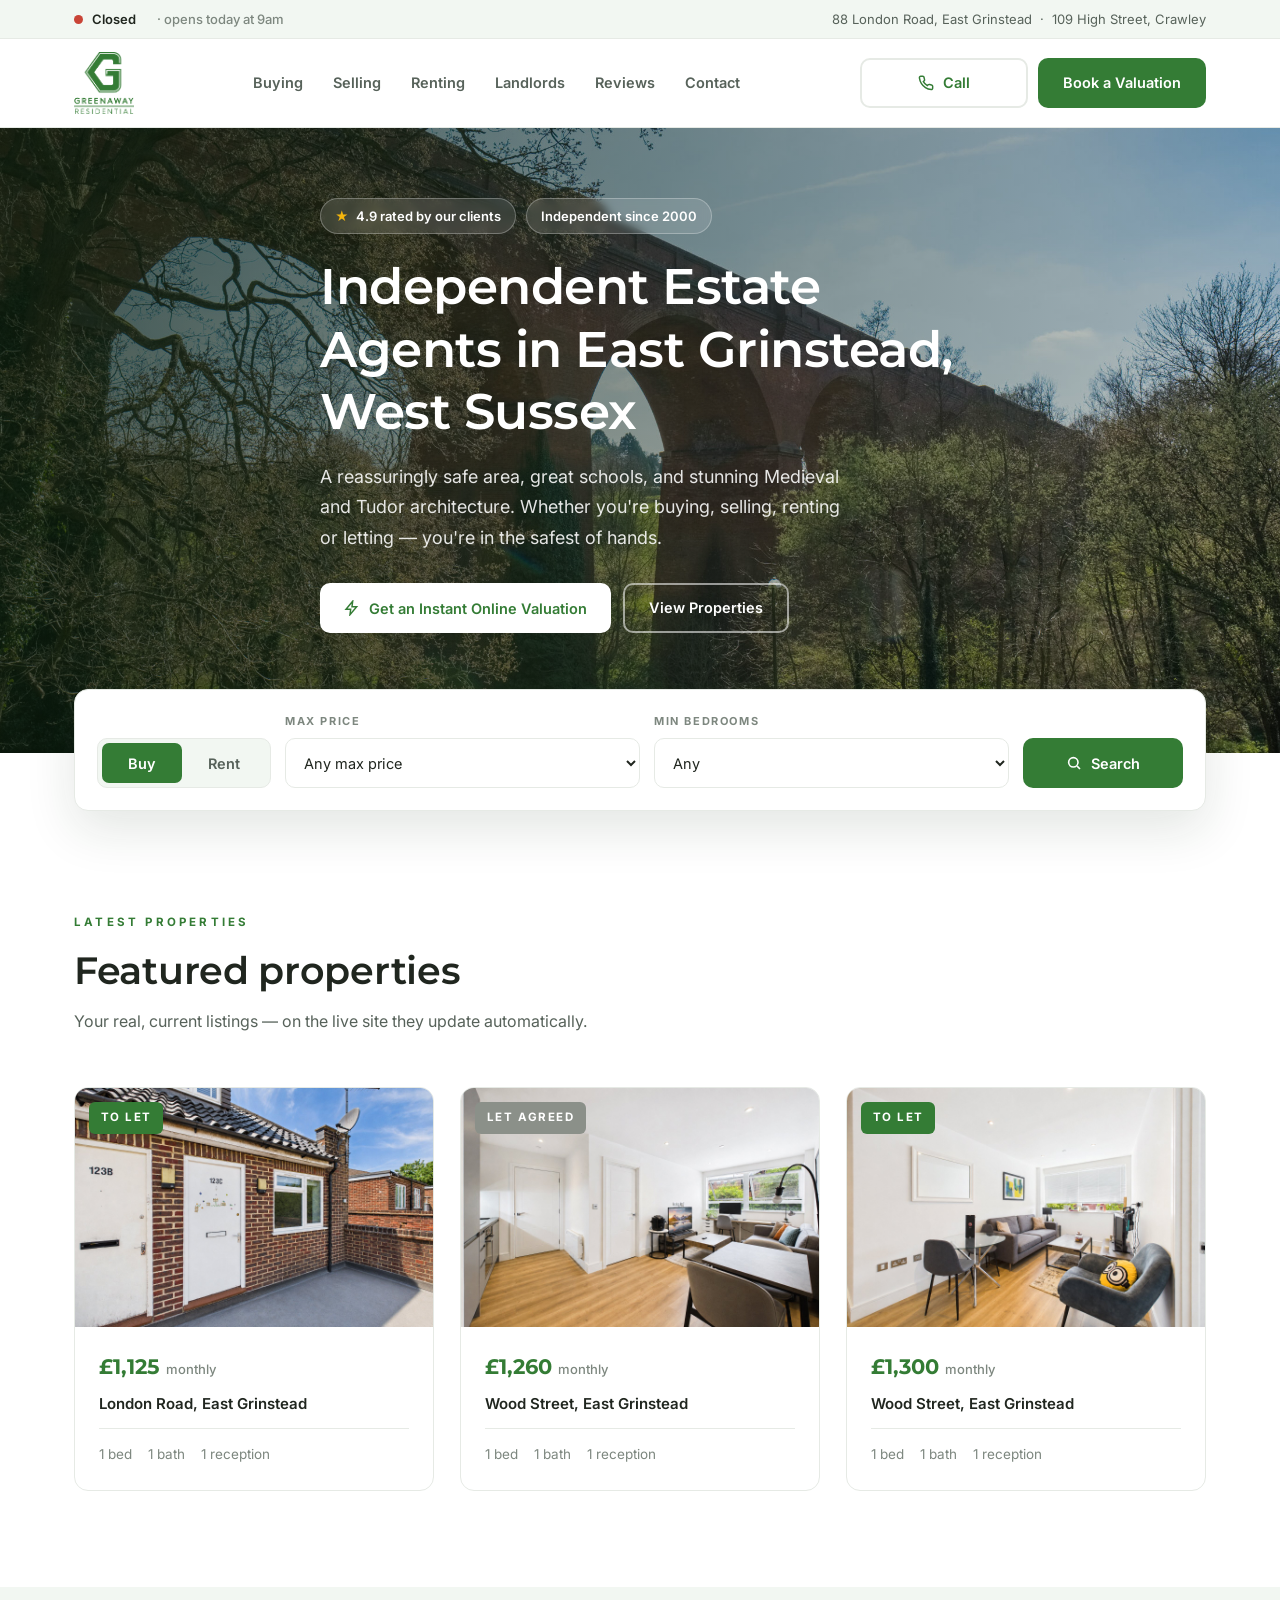
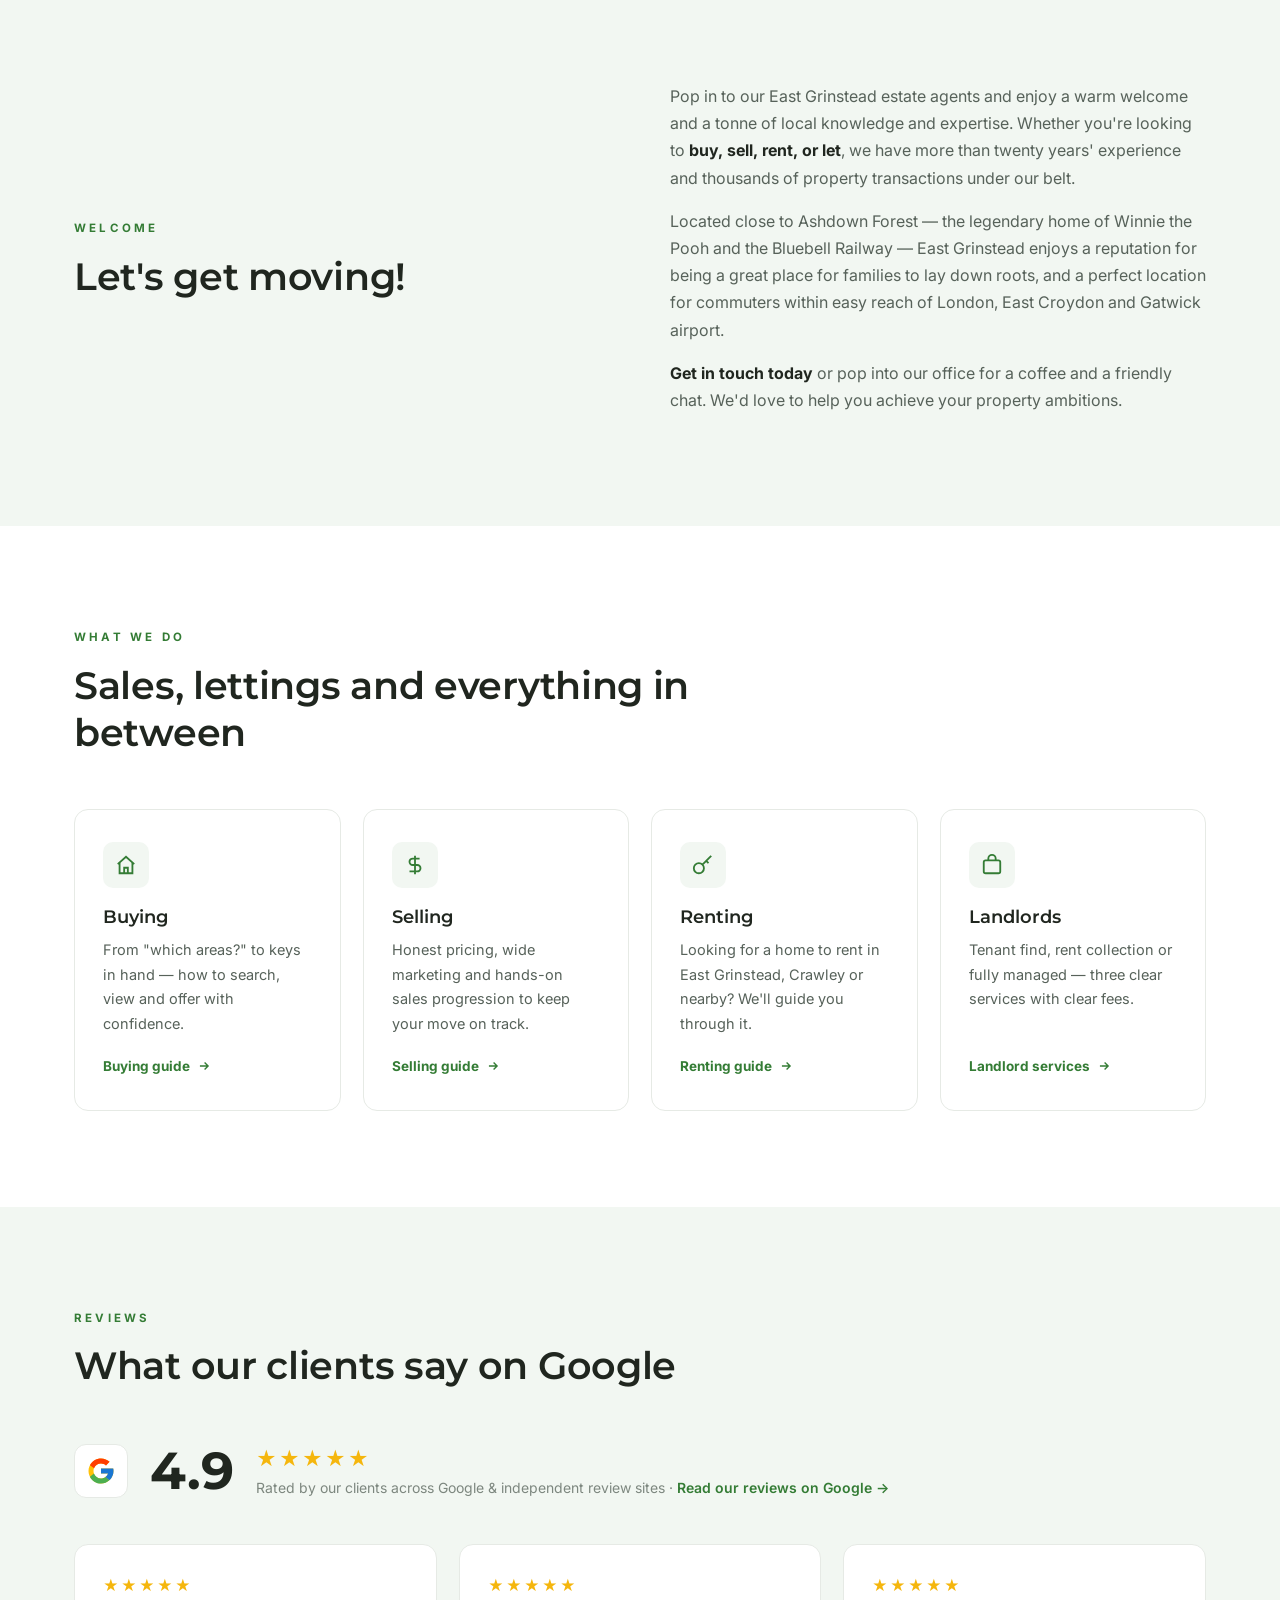
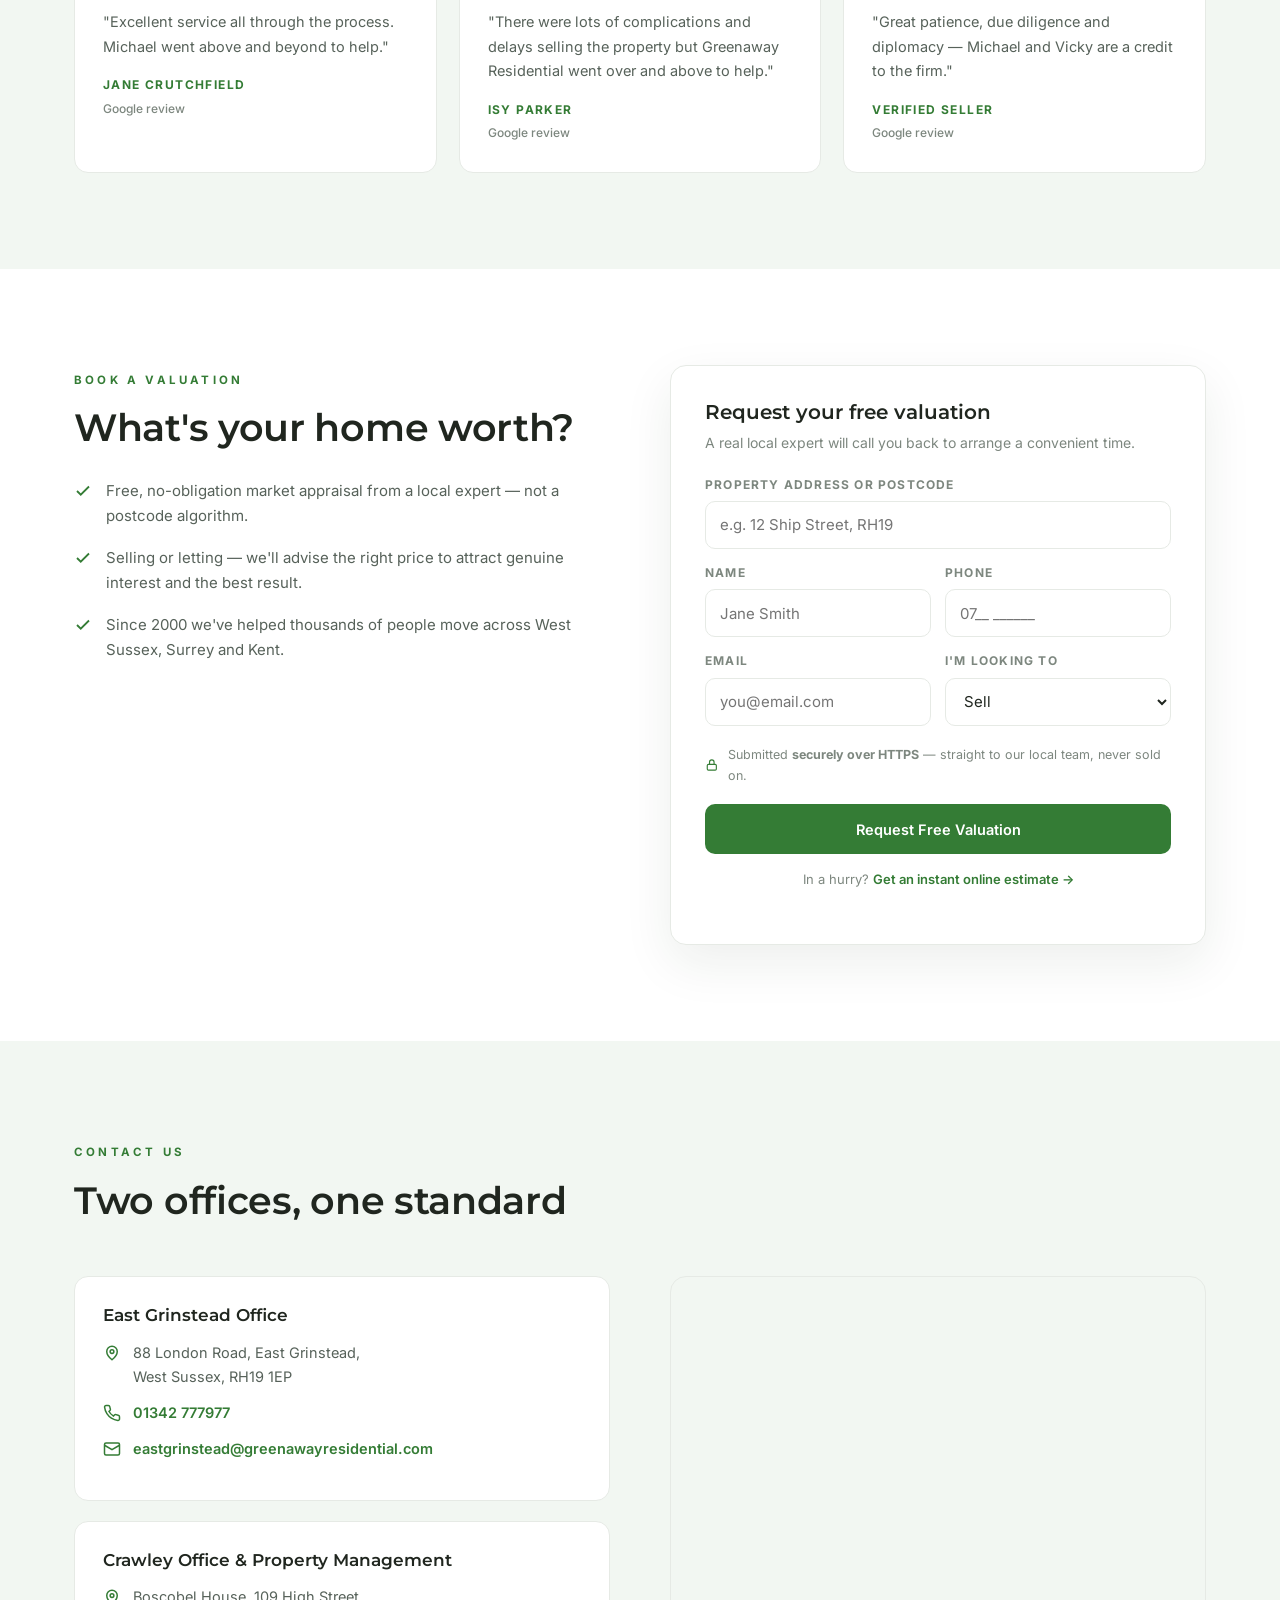
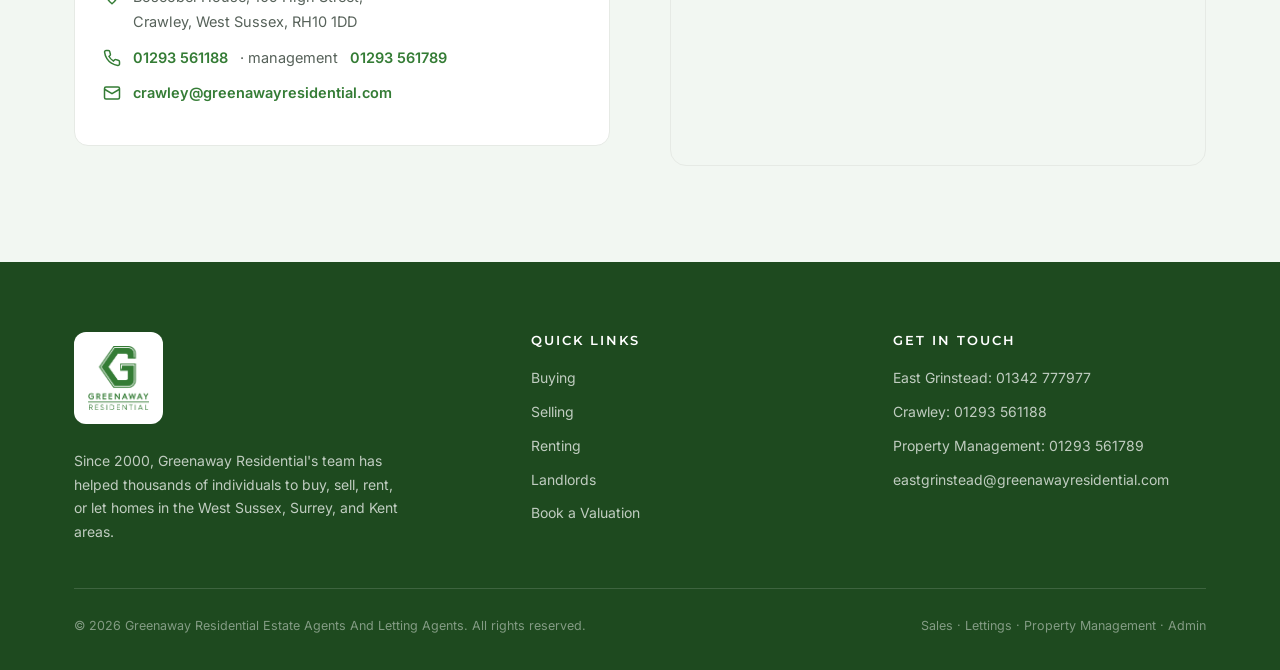
<file: index.html>
<!DOCTYPE html>
<html lang="en-GB">
<head>
<meta charset="UTF-8">
<meta name="viewport" content="width=device-width, initial-scale=1.0">
<title>Greenaway Residential — Independent Estate Agents in East Grinstead & Crawley</title>
<meta name="description" content="Independent estate and letting agents since 2000. Sales, lettings, property management and free valuations across East Grinstead, Crawley and surrounding areas. Call 01342 777977.">
<link rel="canonical" href="https://greenawayresidential.com/">
<link rel="icon" type="image/png" href="assets/greenaway-logo.png">
<link rel="preconnect" href="https://fonts.googleapis.com">
<link rel="preconnect" href="https://fonts.gstatic.com" crossorigin>
<link href="https://fonts.googleapis.com/css2?family=Montserrat:wght@500;600;700&family=Inter:wght@400;500;600;700&display=swap" rel="stylesheet">
<link rel="stylesheet" href="styles.css?v=4">
<script type="application/ld+json">
{
  "@context": "https://schema.org",
  "@type": "RealEstateAgent",
  "name": "Greenaway Residential Estate Agents & Letting Agents",
  "telephone": "+441342777977",
  "email": "eastgrinstead@greenawayresidential.com",
  "url": "https://greenawayresidential.com",
  "foundingDate": "2000",
  "logo": "assets/greenaway-logo.png",
  "address": {
    "@type": "PostalAddress",
    "streetAddress": "88 London Road",
    "addressLocality": "East Grinstead",
    "addressRegion": "West Sussex",
    "postalCode": "RH19 1EP",
    "addressCountry": "GB"
  },
  "areaServed": ["East Grinstead","Crawley","Horley","Redhill","Reigate","Horsham","Haywards Heath","Burgess Hill","Crowborough"]
}
</script>
</head>
<body>

<!-- top bar — live open/closed status -->
<div class="topbar">
  <div class="container">
    <span class="status" id="liveStatus"><span class="dot"></span><span class="txt">Open now</span>&nbsp;<span class="hrs" id="statusHours"></span></span>
    <span class="addr">88 London Road, East Grinstead &nbsp;·&nbsp; 109 High Street, Crawley</span>
  </div>
</div>

<!-- header -->
<header>
  <div class="container nav">
    <a href="index.html" class="logo" aria-label="Greenaway Residential — home">
      <img src="assets/greenaway-logo.png" alt="Greenaway Residential">
    </a>
    <nav class="nav-links" id="navLinks">
      <a href="buying.html">Buying</a>
      <a href="selling.html">Selling</a>
      <a href="renting.html">Renting</a>
      <a href="landlords.html">Landlords</a>
      <a href="index.html#reviews">Reviews</a>
      <a href="index.html#contact">Contact</a>
    </nav>
    <div class="nav-cta">
      <a class="btn btn-outline" href="tel:+441342777977">
        <svg width="16" height="16" viewBox="0 0 24 24" fill="none" stroke="currentColor" stroke-width="2.2"><path d="M22 16.9v3a2 2 0 01-2.2 2 19.8 19.8 0 01-8.6-3.1 19.5 19.5 0 01-6-6A19.8 19.8 0 012.1 4.2 2 2 0 014.1 2h3a2 2 0 012 1.7c.1 1 .4 2 .7 2.9a2 2 0 01-.5 2.1L8 10a16 16 0 006 6l1.3-1.3a2 2 0 012.1-.5c.9.3 1.9.6 2.9.7a2 2 0 011.7 2z"/></svg>
        Call
      </a>
      <a class="btn btn-green" href="#valuation">Book a Valuation</a>
      <button class="burger" id="burger" aria-label="Menu"><span></span><span></span><span></span></button>
    </div>
  </div>
</header>

<!-- hero -->
<div class="hero">
  <img class="bg" src="assets/East-Grinstead-2200x1237.jpg" alt="East Grinstead viaduct, West Sussex">
  <div class="container">
    <div class="hero-badges">
      <span class="hero-badge"><span class="star">★</span> 4.9 rated by our clients</span>
      <span class="hero-badge">Independent since 2000</span>
    </div>
    <h1>Independent Estate Agents in East Grinstead, West Sussex</h1>
    <p class="sub">A reassuringly safe area, great schools, and stunning Medieval and Tudor architecture. Whether you're buying, selling, renting or letting — you're in the safest of hands.</p>
    <div class="hero-actions">
      <button class="btn btn-white" type="button" data-iv-open>
        <svg width="16" height="16" viewBox="0 0 24 24" fill="none" stroke="currentColor" stroke-width="2.2"><path d="M13 2L3 14h7l-1 8 10-12h-7l1-8z"/></svg>
        Get an Instant Online Valuation
      </button>
      <a class="btn btn-ghost" href="#properties">View Properties</a>
    </div>
  </div>
</div>

<!-- property search bar -->
<div class="searchbar-wrap">
  <div class="container">
    <form class="searchbar" id="searchForm">
      <div class="seg" id="segToggle">
        <button type="button" class="on" data-mode="buy">Buy</button>
        <button type="button" data-mode="rent">Rent</button>
      </div>
      <div class="field">
        <label for="sPrice">Max price</label>
        <select id="sPrice"></select>
      </div>
      <div class="field">
        <label for="sBeds">Min bedrooms</label>
        <select id="sBeds">
          <option>Any</option><option>1</option><option>2</option><option>3</option><option>4</option><option>5</option><option>6</option>
        </select>
      </div>
      <button type="submit" class="btn btn-green">
        <svg width="16" height="16" viewBox="0 0 24 24" fill="none" stroke="currentColor" stroke-width="2.4"><circle cx="11" cy="11" r="7"/><path d="M21 21l-4.3-4.3"/></svg>
        Search
      </button>
    </form>
    <p class="search-note" id="searchNote">Preview demo — on the live site this searches your full sales &amp; lettings portfolio.</p>
  </div>
</div>

<!-- featured properties -->
<section id="properties">
  <div class="container">
    <div class="section-head reveal">
      <span class="kicker">Latest properties</span>
      <h2>Featured properties</h2>
      <p>Your real, current listings — on the live site they update automatically.</p>
    </div>
    <div class="props-grid" id="propsGrid"></div>
  </div>
</section>

<!-- intro -->
<section class="intro">
  <div class="container intro-grid">
    <div class="reveal">
      <span class="kicker">Welcome</span>
      <h2>Let's get moving!</h2>
    </div>
    <div class="reveal">
      <p>Pop in to our East Grinstead estate agents and enjoy a warm welcome and a tonne of local knowledge and expertise. Whether you're looking to <b>buy, sell, rent, or let</b>, we have more than twenty years' experience and thousands of property transactions under our belt.</p>
      <p>Located close to Ashdown Forest — the legendary home of Winnie the Pooh and the Bluebell Railway — East Grinstead enjoys a reputation for being a great place for families to lay down roots, and a perfect location for commuters within easy reach of London, East Croydon and Gatwick airport.</p>
      <p><b>Get in touch today</b> or pop into our office for a coffee and a friendly chat. We'd love to help you achieve your property ambitions.</p>
    </div>
  </div>
</section>

<!-- services -->
<section id="services">
  <div class="container">
    <div class="section-head reveal">
      <span class="kicker">What we do</span>
      <h2>Sales, lettings and everything in between</h2>
    </div>
    <div class="svc-grid">
      <a class="svc reveal" href="buying.html">
        <span class="ic"><svg width="22" height="22" viewBox="0 0 24 24" fill="none" stroke="currentColor" stroke-width="2"><path d="M3 11l9-8 9 8"/><path d="M5 9.5V21h14V9.5"/><path d="M10 21v-6h4v6"/></svg></span>
        <h4>Buying</h4>
        <p>From "which areas?" to keys in hand — how to search, view and offer with confidence.</p>
        <span class="go">Buying guide <svg width="14" height="14" viewBox="0 0 24 24" fill="none" stroke="currentColor" stroke-width="2.4"><path d="M5 12h14M13 6l6 6-6 6"/></svg></span>
      </a>
      <a class="svc reveal" href="selling.html">
        <span class="ic"><svg width="22" height="22" viewBox="0 0 24 24" fill="none" stroke="currentColor" stroke-width="2"><path d="M12 2v20M17 5H9.5a3.5 3.5 0 000 7h5a3.5 3.5 0 010 7H6"/></svg></span>
        <h4>Selling</h4>
        <p>Honest pricing, wide marketing and hands-on sales progression to keep your move on track.</p>
        <span class="go">Selling guide <svg width="14" height="14" viewBox="0 0 24 24" fill="none" stroke="currentColor" stroke-width="2.4"><path d="M5 12h14M13 6l6 6-6 6"/></svg></span>
      </a>
      <a class="svc reveal" href="renting.html">
        <span class="ic"><svg width="22" height="22" viewBox="0 0 24 24" fill="none" stroke="currentColor" stroke-width="2"><path d="M21 2l-2 2m-7.6 7.6a5.5 5.5 0 11-7.8 7.8 5.5 5.5 0 017.8-7.8zm0 0L19 4m-3.5 3.5L18 10"/></svg></span>
        <h4>Renting</h4>
        <p>Looking for a home to rent in East Grinstead, Crawley or nearby? We'll guide you through it.</p>
        <span class="go">Renting guide <svg width="14" height="14" viewBox="0 0 24 24" fill="none" stroke="currentColor" stroke-width="2.4"><path d="M5 12h14M13 6l6 6-6 6"/></svg></span>
      </a>
      <a class="svc reveal" href="landlords.html">
        <span class="ic"><svg width="22" height="22" viewBox="0 0 24 24" fill="none" stroke="currentColor" stroke-width="2"><rect x="3" y="7" width="18" height="14" rx="2"/><path d="M8 7V5a4 4 0 018 0v2"/></svg></span>
        <h4>Landlords</h4>
        <p>Tenant find, rent collection or fully managed — three clear services with clear fees.</p>
        <span class="go">Landlord services <svg width="14" height="14" viewBox="0 0 24 24" fill="none" stroke="currentColor" stroke-width="2.4"><path d="M5 12h14M13 6l6 6-6 6"/></svg></span>
      </a>
    </div>
  </div>
</section>

<!-- google reviews -->
<section class="greviews" id="reviews">
  <div class="container">
    <div class="section-head reveal">
      <span class="kicker">Reviews</span>
      <h2>What our clients say on Google</h2>
    </div>
    <div class="grating reveal">
      <span class="glogo">
        <svg width="30" height="30" viewBox="0 0 48 48"><path fill="#FFC107" d="M43.6 20.1H42V20H24v8h11.3C33.7 32.7 29.2 36 24 36c-6.6 0-12-5.4-12-12s5.4-12 12-12c3.1 0 5.8 1.2 8 3l5.7-5.7C34.2 6.1 29.3 4 24 4 13 4 4 13 4 24s9 20 20 20 20-9 20-20c0-1.3-.1-2.6-.4-3.9z"/><path fill="#FF3D00" d="M6.3 14.7l6.6 4.8C14.7 15.1 19 12 24 12c3.1 0 5.8 1.2 8 3l5.7-5.7C34.2 6.1 29.3 4 24 4 16.3 4 9.7 8.3 6.3 14.7z"/><path fill="#4CAF50" d="M24 44c5.2 0 9.9-2 13.4-5.2l-6.2-5.2C29.2 35.1 26.7 36 24 36c-5.2 0-9.6-3.3-11.3-8l-6.5 5C9.5 39.6 16.2 44 24 44z"/><path fill="#1976D2" d="M43.6 20.1H42V20H24v8h11.3c-.8 2.2-2.2 4.2-4.1 5.6l6.2 5.2C36.9 39.2 44 34 44 24c0-1.3-.1-2.6-.4-3.9z"/></svg>
      </span>
      <span class="score">4.9</span>
      <div>
        <div class="stars">★★★★★</div>
        <div class="meta">Rated by our clients across Google &amp; independent review sites · <a href="https://www.google.com/search?q=Greenaway+Residential+East+Grinstead+reviews" target="_blank" rel="noopener">Read our reviews on Google →</a></div>
      </div>
    </div>
    <div class="reviews-grid">
      <div class="review-card reveal"><div class="stars">★★★★★</div><p>"Excellent service all through the process. Michael went above and beyond to help."</p><div class="who">Jane Crutchfield <small>Google review</small></div></div>
      <div class="review-card reveal"><div class="stars">★★★★★</div><p>"There were lots of complications and delays selling the property but Greenaway Residential went over and above to help."</p><div class="who">Isy Parker <small>Google review</small></div></div>
      <div class="review-card reveal"><div class="stars">★★★★★</div><p>"Great patience, due diligence and diplomacy — Michael and Vicky are a credit to the firm."</p><div class="who">Verified seller <small>Google review</small></div></div>
    </div>
  </div>
</section>

<!-- valuation -->
<section class="valuation" id="valuation">
  <div class="container val-grid">
    <div class="reveal">
      <span class="kicker">Book a valuation</span>
      <h2>What's your home worth?</h2>
      <div class="val-points">
        <div class="val-point"><svg width="18" height="18" viewBox="0 0 24 24" fill="none" stroke="#347c35" stroke-width="2.4"><path d="M20 6L9 17l-5-5"/></svg><span>Free, no-obligation market appraisal from a local expert — not a postcode algorithm.</span></div>
        <div class="val-point"><svg width="18" height="18" viewBox="0 0 24 24" fill="none" stroke="#347c35" stroke-width="2.4"><path d="M20 6L9 17l-5-5"/></svg><span>Selling or letting — we'll advise the right price to attract genuine interest and the best result.</span></div>
        <div class="val-point"><svg width="18" height="18" viewBox="0 0 24 24" fill="none" stroke="#347c35" stroke-width="2.4"><path d="M20 6L9 17l-5-5"/></svg><span>Since 2000 we've helped thousands of people move across West Sussex, Surrey and Kent.</span></div>
      </div>
    </div>
    <form class="val-card reveal" id="valForm">
      <h3>Request your free valuation</h3>
      <p>A real local expert will call you back to arrange a convenient time.</p>
      <label for="vAddr">Property address or postcode</label>
      <input id="vAddr" type="text" placeholder="e.g. 12 Ship Street, RH19" required>
      <div class="val-row">
        <div><label for="vName">Name</label><input id="vName" type="text" placeholder="Jane Smith" required></div>
        <div><label for="vPhone">Phone</label><input id="vPhone" type="tel" placeholder="07__ ______" required></div>
      </div>
      <div class="val-row">
        <div><label for="vEmail">Email</label><input id="vEmail" type="email" placeholder="you@email.com" required></div>
        <div><label for="vType">I'm looking to</label><select id="vType"><option>Sell</option><option>Let</option><option>Both / not sure</option></select></div>
      </div>
      <div class="val-note"><svg width="14" height="14" viewBox="0 0 24 24" fill="none" stroke="#347c35" stroke-width="2"><rect x="4" y="11" width="16" height="10" rx="2"/><path d="M8 11V7a4 4 0 018 0v4"/></svg><span>Submitted <b>securely over HTTPS</b> — straight to our local team, never sold on.</span></div>
      <button type="submit" class="btn btn-green" style="width:100%">Request Free Valuation</button>
      <div class="val-success" id="valSuccess">✓ Thank you — one of the team will call you shortly to arrange your valuation.</div>
      <p style="font-size:13px;color:var(--muted);margin-top:14px;text-align:center">In a hurry? <a href="#" data-iv-open style="color:var(--green);font-weight:600">Get an instant online estimate →</a></p>
    </form>
  </div>
</section>

<!-- offices -->
<section class="intro" id="contact">
  <div class="container">
    <div class="section-head reveal">
      <span class="kicker">Contact us</span>
      <h2>Two offices, one standard</h2>
    </div>
    <div class="offices-grid">
      <div>
        <div class="contact-card reveal">
          <h3>East Grinstead Office</h3>
          <div class="contact-line"><svg width="18" height="18" viewBox="0 0 24 24" fill="none" stroke="#347c35" stroke-width="2"><path d="M12 21s-7-5.5-7-11a7 7 0 0114 0c0 5.5-7 11-7 11z"/><circle cx="12" cy="10" r="2.5"/></svg><span>88 London Road, East Grinstead,<br>West Sussex, RH19 1EP</span></div>
          <div class="contact-line"><svg width="18" height="18" viewBox="0 0 24 24" fill="none" stroke="#347c35" stroke-width="2"><path d="M22 16.9v3a2 2 0 01-2.2 2 19.8 19.8 0 01-8.6-3.1 19.5 19.5 0 01-6-6A19.8 19.8 0 012.1 4.2 2 2 0 014.1 2h3a2 2 0 012 1.7c.1 1 .4 2 .7 2.9a2 2 0 01-.5 2.1L8 10a16 16 0 006 6l1.3-1.3a2 2 0 012.1-.5c.9.3 1.9.6 2.9.7a2 2 0 011.7 2z"/></svg><a href="tel:+441342777977">01342 777977</a></div>
          <div class="contact-line"><svg width="18" height="18" viewBox="0 0 24 24" fill="none" stroke="#347c35" stroke-width="2"><rect x="2" y="4" width="20" height="16" rx="2"/><path d="M22 7l-10 6L2 7"/></svg><a href="mailto:eastgrinstead@greenawayresidential.com">eastgrinstead@greenawayresidential.com</a></div>
        </div>
        <div class="contact-card reveal">
          <h3>Crawley Office &amp; Property Management</h3>
          <div class="contact-line"><svg width="18" height="18" viewBox="0 0 24 24" fill="none" stroke="#347c35" stroke-width="2"><path d="M12 21s-7-5.5-7-11a7 7 0 0114 0c0 5.5-7 11-7 11z"/><circle cx="12" cy="10" r="2.5"/></svg><span>Boscobel House, 109 High Street,<br>Crawley, West Sussex, RH10 1DD</span></div>
          <div class="contact-line"><svg width="18" height="18" viewBox="0 0 24 24" fill="none" stroke="#347c35" stroke-width="2"><path d="M22 16.9v3a2 2 0 01-2.2 2 19.8 19.8 0 01-8.6-3.1 19.5 19.5 0 01-6-6A19.8 19.8 0 012.1 4.2 2 2 0 014.1 2h3a2 2 0 012 1.7c.1 1 .4 2 .7 2.9a2 2 0 01-.5 2.1L8 10a16 16 0 006 6l1.3-1.3a2 2 0 012.1-.5c.9.3 1.9.6 2.9.7a2 2 0 011.7 2z"/></svg><a href="tel:+441293561188">01293 561188</a> · management <a href="tel:+441293561789">01293 561789</a></div>
          <div class="contact-line"><svg width="18" height="18" viewBox="0 0 24 24" fill="none" stroke="#347c35" stroke-width="2"><rect x="2" y="4" width="20" height="16" rx="2"/><path d="M22 7l-10 6L2 7"/></svg><a href="mailto:crawley@greenawayresidential.com">crawley@greenawayresidential.com</a></div>
        </div>
      </div>
      <div class="map-frame reveal">
        <iframe title="Map — Greenaway Residential, 88 London Road, East Grinstead" loading="lazy" allowfullscreen referrerpolicy="no-referrer-when-downgrade"
          src="https://www.google.com/maps?q=Greenaway+Residential,+88+London+Road,+East+Grinstead+RH19+1EP&output=embed"></iframe>
      </div>
    </div>
  </div>
</section>

<!-- footer -->
<footer>
  <div class="container">
    <div class="footer-grid">
      <div>
        <span class="footer-logo"><img src="assets/greenaway-logo.png" alt="Greenaway Residential"></span>
        <p style="max-width:330px">Since 2000, Greenaway Residential's team has helped thousands of individuals to buy, sell, rent, or let homes in the West Sussex, Surrey, and Kent areas.</p>
      </div>
      <div>
        <h4>Quick links</h4>
        <ul>
          <li><a href="buying.html">Buying</a></li>
          <li><a href="selling.html">Selling</a></li>
          <li><a href="renting.html">Renting</a></li>
          <li><a href="landlords.html">Landlords</a></li>
          <li><a href="index.html#valuation">Book a Valuation</a></li>
        </ul>
      </div>
      <div>
        <h4>Get in touch</h4>
        <ul>
          <li><a href="tel:+441342777977">East Grinstead: 01342 777977</a></li>
          <li><a href="tel:+441293561188">Crawley: 01293 561188</a></li>
          <li><a href="tel:+441293561789">Property Management: 01293 561789</a></li>
          <li><a href="mailto:eastgrinstead@greenawayresidential.com">eastgrinstead@greenawayresidential.com</a></li>
        </ul>
      </div>
    </div>
    <div class="footer-bottom">
      <span>© 2026 Greenaway Residential Estate Agents And Letting Agents. All rights reserved.</span>
      <span>Sales · Lettings · Property Management · <a href="admin.html">Admin</a></span>
    </div>
  </div>
</footer>

<!-- sticky mobile action bar -->
<div class="mobile-bar">
  <a class="call" href="tel:+441342777977"><svg width="16" height="16" viewBox="0 0 24 24" fill="none" stroke="currentColor" stroke-width="2.2"><path d="M22 16.9v3a2 2 0 01-2.2 2 19.8 19.8 0 01-8.6-3.1 19.5 19.5 0 01-6-6A19.8 19.8 0 012.1 4.2 2 2 0 014.1 2h3a2 2 0 012 1.7c.1 1 .4 2 .7 2.9a2 2 0 01-.5 2.1L8 10a16 16 0 006 6l1.3-1.3a2 2 0 012.1-.5c.9.3 1.9.6 2.9.7a2 2 0 011.7 2z"/></svg>Call</a>
  <a class="val" href="#valuation">Book a Valuation</a>
</div>

<!-- instant online valuation (modal, demo) -->
<div class="modal-backdrop" id="ivModal">
  <div class="modal" role="dialog" aria-label="Instant online valuation">
    <button class="modal-close" data-iv-close aria-label="Close"><svg width="16" height="16" viewBox="0 0 24 24" fill="none" stroke="currentColor" stroke-width="2.4"><path d="M18 6L6 18M6 6l12 12"/></svg></button>
    <div id="ivStep1">
      <h3>Instant Online Valuation</h3>
      <p>A ballpark figure in 10 seconds — no waiting, no obligation.</p>
      <form id="ivForm">
        <label for="ivPostcode">Postcode</label>
        <input id="ivPostcode" type="text" placeholder="e.g. RH19 1EP" required>
        <div class="val-row">
          <div>
            <label for="ivType">Property type</label>
            <select id="ivType">
              <option value="flat">Flat / Apartment</option>
              <option value="terraced">Terraced house</option>
              <option value="semi" selected>Semi-detached house</option>
              <option value="detached">Detached house</option>
            </select>
          </div>
          <div>
            <label for="ivBeds">Bedrooms</label>
            <select id="ivBeds"><option>1</option><option>2</option><option selected>3</option><option>4</option><option>5</option></select>
          </div>
        </div>
        <label for="ivMode">I'd like to know its</label>
        <select id="ivMode"><option value="sale">Sale value</option><option value="rent">Monthly rental value</option></select>
        <button type="submit" class="btn btn-green" style="width:100%;margin-top:18px">Show My Estimate</button>
      </form>
    </div>
    <div class="iv-result" id="ivResult">
      <h3>Your instant estimate</h3>
      <div class="range" id="ivRange"></div>
      <div class="basis" id="ivBasis"></div>
      <p style="font-size:14px;color:var(--soft);margin-bottom:18px">This is an automated estimate. For a figure you can actually act on, our local team will visit and value it properly — free, no obligation.</p>
      <a href="#valuation" class="btn btn-green" style="width:100%" data-iv-close>Book My Free Accurate Valuation</a>
      <button class="btn btn-outline" style="width:100%;margin-top:10px" data-iv-close type="button">Close</button>
    </div>
    <p class="iv-note">Preview demo — the live site connects to a valuation data provider and sends every request straight to your inbox as a lead.</p>
  </div>
</div>

<script src="properties.js?v=1"></script>
<script src="site.js?v=2"></script>
</body>
</html>
</file>
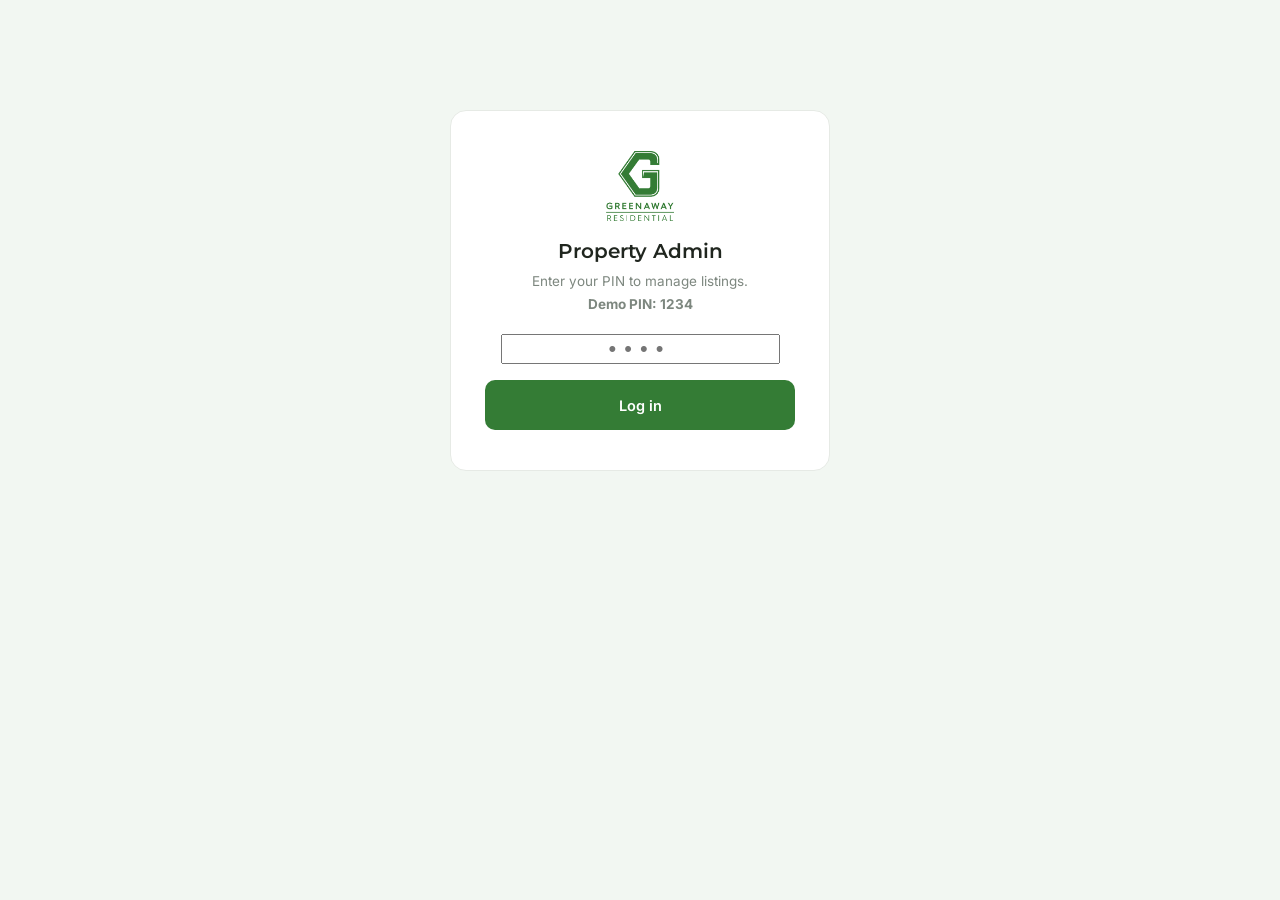
<file: admin.html>
<!DOCTYPE html>
<html lang="en-GB">
<head>
<meta charset="UTF-8">
<meta name="viewport" content="width=device-width, initial-scale=1.0">
<title>Property Admin — Greenaway Residential</title>
<meta name="robots" content="noindex">
<link rel="icon" type="image/png" href="assets/greenaway-logo.png">
<link rel="preconnect" href="https://fonts.googleapis.com">
<link rel="preconnect" href="https://fonts.gstatic.com" crossorigin>
<link href="https://fonts.googleapis.com/css2?family=Montserrat:wght@500;600;700&family=Inter:wght@400;500;600;700&display=swap" rel="stylesheet">
<link rel="stylesheet" href="styles.css?v=4">
</head>
<body style="background:var(--tint)">

<!-- PIN gate -->
<div id="pinGate">
  <div class="pin-box">
    <img src="assets/greenaway-logo.png" alt="Greenaway Residential">
    <h1 style="font-size:20px;margin-bottom:6px">Property Admin</h1>
    <p style="font-size:13.5px;color:var(--muted);margin-bottom:18px">Enter your PIN to manage listings.<br><b>Demo PIN: 1234</b></p>
    <input id="pinInput" type="password" inputmode="numeric" maxlength="4" placeholder="••••">
    <p id="pinErr" style="display:none;color:#b23838;font-size:13px;margin-top:10px">Wrong PIN — try 1234.</p>
    <button class="btn btn-green" style="width:100%;margin-top:16px" id="pinBtn">Log in</button>
  </div>
</div>

<!-- app -->
<div id="app" style="display:none">
  <header style="position:static">
    <div class="container nav" style="height:74px">
      <a href="index.html" class="logo"><img src="assets/greenaway-logo.png" alt="Greenaway Residential" style="height:48px"></a>
      <div style="display:flex;align-items:center;gap:10px">
        <a class="btn btn-outline btn-sm" href="index.html" target="_blank">View website ↗</a>
        <button class="btn btn-outline btn-sm" id="logoutBtn" type="button">Log out</button>
      </div>
    </div>
  </header>

  <div class="admin-wrap">
    <div class="demo-banner">⚠ <b>Preview demo.</b> Changes are saved only in this browser so you can try everything safely. The production version saves to your live website — every change is online in seconds.</div>

    <div class="admin-top">
      <h1>Property Admin</h1>
      <div style="display:flex;gap:12px;align-items:center;flex-wrap:wrap">
        <div class="admin-tabs">
          <button class="on" data-tab="props" type="button">Properties</button>
          <button data-tab="enq" type="button">Enquiries <span id="enqCount" style="opacity:.7"></span></button>
        </div>
        <button class="btn btn-green btn-sm" id="addBtn" type="button">+ Add property</button>
      </div>
    </div>

    <!-- properties tab -->
    <div id="tab-props">
      <div class="admin-list" id="propList"></div>

      <!-- editor -->
      <div class="admin-editor" id="editor" style="display:none">
        <h2 id="edTitle">Edit property</h2>
        <div class="grid-2">
          <div><label>Address / headline</label><input id="eAddr" placeholder="e.g. Wood Street, East Grinstead"></div>
          <div><label>Reference (optional)</label><input id="eRef" placeholder="e.g. EAG260130"></div>
        </div>
        <div class="grid-4">
          <div><label>Sale or rent</label><select id="eMode"><option value="rent">To rent</option><option value="sale">For sale</option></select></div>
          <div><label>Price (£)</label><input id="ePrice" type="number" min="0" placeholder="1250"></div>
          <div><label>Status</label><select id="eStatus"></select></div>
          <div><label>Type</label><select id="eType"><option>Apartment</option><option>Flat</option><option>Terraced house</option><option>Semi-detached house</option><option>Detached house</option><option>Bungalow</option><option>Maisonette</option></select></div>
        </div>
        <div class="grid-4">
          <div><label>Bedrooms</label><input id="eBeds" type="number" min="0" value="1"></div>
          <div><label>Bathrooms</label><input id="eBaths" type="number" min="0" value="1"></div>
          <div><label>Reception rooms</label><input id="eRecs" type="number" min="0" value="1"></div>
          <div><label>Furnishing</label><select id="eFurn"><option>Unfurnished</option><option>Furnished</option><option>Part furnished</option><option value="">—</option></select></div>
        </div>
        <div class="grid-2">
          <div><label>Available</label><input id="eAvail" placeholder="e.g. Now / Early August"></div>
          <div><label>Map search (address for the map)</label><input id="eMapQ" placeholder="e.g. Wood Street, East Grinstead RH19"></div>
        </div>
        <label>Short summary (one sentence, shown under the headline)</label>
        <input id="eSummary" placeholder="e.g. Modern furnished apartment with parking…">
        <label>Description (blank line = new paragraph)</label>
        <textarea id="eDesc" style="min-height:160px"></textarea>
        <label>Key features (one per line)</label>
        <textarea id="eFeat"></textarea>

        <label>Photos (first photo = cover — shown on the website cards)</label>
        <input type="file" id="ePhotosInput" accept="image/*" multiple style="padding:9px 14px;height:auto">
        <div class="photo-strip" id="photoStrip"></div>

        <div style="display:flex;gap:10px;margin-top:22px;flex-wrap:wrap">
          <button class="btn btn-green" id="saveBtn" type="button">Save property</button>
          <button class="btn btn-outline" id="cancelBtn" type="button">Cancel</button>
          <span id="saveMsg" style="align-self:center;color:var(--green);font-weight:600;font-size:14px;display:none">✓ Saved — it's live on the site pages now</span>
        </div>
      </div>
    </div>

    <!-- enquiries tab -->
    <div id="tab-enq" style="display:none">
      <div class="admin-list" id="enqList"></div>
    </div>
  </div>
</div>

<script src="properties.js?v=1"></script>
<script>
(function(){
  var STATUSES = {rent:['To Let','Let Agreed','Let'], sale:['For Sale','Under Offer','Sold STC','Sold']};

  /* ---- PIN gate (demo) ---- */
  var gate=document.getElementById('pinGate'), app=document.getElementById('app');
  function tryPin(){
    if(document.getElementById('pinInput').value==='1234'){
      sessionStorage.setItem('gr-admin','1'); gate.style.display='none'; app.style.display='block'; renderList(); renderEnq();
    } else document.getElementById('pinErr').style.display='block';
  }
  document.getElementById('pinBtn').addEventListener('click',tryPin);
  document.getElementById('pinInput').addEventListener('keydown',function(e){ if(e.key==='Enter') tryPin(); });
  document.getElementById('logoutBtn').addEventListener('click',function(){ sessionStorage.removeItem('gr-admin'); location.reload(); });
  if(sessionStorage.getItem('gr-admin')==='1'){ gate.style.display='none'; app.style.display='block'; }

  /* ---- tabs ---- */
  document.querySelectorAll('.admin-tabs button').forEach(function(b){
    b.addEventListener('click',function(){
      document.querySelectorAll('.admin-tabs button').forEach(function(x){ x.classList.toggle('on',x===b); });
      document.getElementById('tab-props').style.display = b.dataset.tab==='props'?'block':'none';
      document.getElementById('tab-enq').style.display = b.dataset.tab==='enq'?'block':'none';
      if(b.dataset.tab==='enq') renderEnq();
    });
  });

  function esc(s){ return String(s==null?'':s).replace(/[&<>"]/g,function(c){return {'&':'&amp;','<':'&lt;','>':'&gt;','"':'&quot;'}[c];}); }

  /* ---- property list ---- */
  function renderList(){
    var list=document.getElementById('propList');
    list.innerHTML = window.GRProps.getAll(true).map(function(p){
      var cover=(p.photos&&p.photos[0])||'assets/East-Grinstead-2200x1237.jpg';
      var badges='<span class="badge-st'+(p.hidden?' off':'')+'">'+esc(p.status)+'</span>'+(p.hidden?' <span class="badge-st off">Hidden</span>':'');
      var actions='<button class="btn btn-outline btn-sm" data-edit="'+esc(p.id)+'">Edit</button>'+
        '<button class="btn btn-outline btn-sm" data-hide="'+esc(p.id)+'">'+(p.hidden?'Show':'Hide')+'</button>'+
        (p._default?'':'<button class="btn btn-danger btn-sm" data-del="'+esc(p.id)+'">Delete</button>');
      return '<div class="admin-row"><img src="'+esc(cover)+'" alt="">'+
        '<div><div class="a-addr">'+esc(p.address)+'</div>'+
        '<div class="a-meta">'+window.GRProps.priceLabel(p).replace('<small>','').replace('</small>','')+' · '+esc(p.beds)+' bed · '+esc(p.type)+' &nbsp; '+badges+'</div></div>'+
        '<div class="a-actions">'+actions+'</div></div>';
    }).join('');
  }

  document.getElementById('propList').addEventListener('click',function(e){
    var t=e.target;
    if(t.dataset.edit) openEditor(t.dataset.edit);
    if(t.dataset.hide){
      var p=window.GRProps.getAll(true).filter(function(x){return x.id===t.dataset.hide;})[0];
      setProp(t.dataset.hide, {hidden: !p.hidden});
      renderList();
    }
    if(t.dataset.del && confirm('Delete this property?')){
      window.GRProps.saveCustom(window.GRProps.getCustom().filter(function(x){ return x.id!==t.dataset.del; }));
      renderList();
    }
  });

  function setProp(id, patch){
    var custom=window.GRProps.getCustom();
    var hit=custom.filter(function(x){return x.id===id;})[0];
    if(hit){ Object.assign(hit,patch); window.GRProps.saveCustom(custom); }
    else window.GRProps.saveOverride(id,patch);
  }

  /* ---- editor ---- */
  var editing=null, photos=[];
  var fields={addr:'eAddr',ref:'eRef',mode:'eMode',price:'ePrice',status:'eStatus',type:'eType',beds:'eBeds',baths:'eBaths',recs:'eRecs',furn:'eFurn',avail:'eAvail',mapQ:'eMapQ',summary:'eSummary',desc:'eDesc',feat:'eFeat'};

  function fillStatuses(mode, sel){
    var s=document.getElementById('eStatus');
    s.innerHTML=STATUSES[mode].map(function(x){ return '<option'+(x===sel?' selected':'')+'>'+x+'</option>'; }).join('');
  }
  document.getElementById('eMode').addEventListener('change',function(){ fillStatuses(this.value); });

  function openEditor(id){
    var p = id ? window.GRProps.getAll(true).filter(function(x){return x.id===id;})[0] : null;
    editing = id || null;
    document.getElementById('edTitle').textContent = p ? 'Edit — '+p.address : 'Add new property';
    document.getElementById('eAddr').value = p?p.address:'';
    document.getElementById('eRef').value = p?(p.ref||''):'';
    document.getElementById('eMode').value = p?p.mode:'rent';
    fillStatuses(p?p.mode:'rent', p?p.status:null);
    document.getElementById('ePrice').value = p?p.price:'';
    document.getElementById('eType').value = p?p.type:'Apartment';
    document.getElementById('eBeds').value = p?p.beds:1;
    document.getElementById('eBaths').value = p?p.baths:1;
    document.getElementById('eRecs').value = p?p.receptions:1;
    document.getElementById('eFurn').value = p?(p.furnished||''):'Unfurnished';
    document.getElementById('eAvail').value = p?(p.available||''):'';
    document.getElementById('eMapQ').value = p?(p.mapQ||''):'';
    document.getElementById('eSummary').value = p?(p.summary||''):'';
    document.getElementById('eDesc').value = p?(p.description||[]).join('\n\n'):'';
    document.getElementById('eFeat').value = p?(p.features||[]).join('\n'):'';
    photos = p ? (p.photos||[]).slice() : [];
    renderPhotos();
    document.getElementById('saveMsg').style.display='none';
    var ed=document.getElementById('editor');
    ed.style.display='block';
    ed.scrollIntoView({behavior:'smooth'});
  }
  document.getElementById('addBtn').addEventListener('click',function(){ openEditor(null); });
  document.getElementById('cancelBtn').addEventListener('click',function(){ document.getElementById('editor').style.display='none'; });

  /* photos: upload with client-side resize so the demo fits in browser storage */
  function renderPhotos(){
    var strip=document.getElementById('photoStrip');
    strip.innerHTML = photos.map(function(src,i){
      return '<div class="photo-item'+(i===0?' cover':'')+'"><img src="'+src+'">'+
        '<button class="ph-x" data-x="'+i+'" title="Remove" type="button">×</button>'+
        (i===0?'<div style="text-align:center;font-size:11px;color:var(--green);font-weight:700;margin-top:4px">COVER</div>':'<button class="ph-cover" data-c="'+i+'" type="button">Set as cover</button>')+
        '</div>';
    }).join('');
  }
  document.getElementById('photoStrip').addEventListener('click',function(e){
    if(e.target.dataset.x!==undefined){ photos.splice(Number(e.target.dataset.x),1); renderPhotos(); }
    if(e.target.dataset.c!==undefined){ var ph=photos.splice(Number(e.target.dataset.c),1)[0]; photos.unshift(ph); renderPhotos(); }
  });
  document.getElementById('ePhotosInput').addEventListener('change',function(){
    Array.prototype.forEach.call(this.files,function(file){
      var img=new Image();
      img.onload=function(){
        var MAX=1200, w=img.width, h=img.height;
        if(w>MAX){ h=Math.round(h*MAX/w); w=MAX; }
        var c=document.createElement('canvas'); c.width=w; c.height=h;
        c.getContext('2d').drawImage(img,0,0,w,h);
        photos.push(c.toDataURL('image/jpeg',0.75));
        renderPhotos();
        URL.revokeObjectURL(img.src);
      };
      img.src=URL.createObjectURL(file);
    });
    this.value='';
  });

  document.getElementById('saveBtn').addEventListener('click',function(){
    var addr=document.getElementById('eAddr').value.trim();
    if(!addr){ alert('Please enter the address / headline.'); return; }
    var obj={
      address:addr,
      ref:document.getElementById('eRef').value.trim(),
      mode:document.getElementById('eMode').value,
      price:Number(document.getElementById('ePrice').value)||0,
      status:document.getElementById('eStatus').value,
      type:document.getElementById('eType').value,
      beds:Number(document.getElementById('eBeds').value)||0,
      baths:Number(document.getElementById('eBaths').value)||0,
      receptions:Number(document.getElementById('eRecs').value)||0,
      furnished:document.getElementById('eFurn').value,
      available:document.getElementById('eAvail').value.trim(),
      mapQ:document.getElementById('eMapQ').value.trim() || (addr+', East Grinstead'),
      summary:document.getElementById('eSummary').value.trim(),
      description:document.getElementById('eDesc').value.split(/\n\s*\n/).map(function(s){return s.trim();}).filter(Boolean),
      features:document.getElementById('eFeat').value.split('\n').map(function(s){return s.trim();}).filter(Boolean),
      photos:photos.slice()
    };
    try{
      if(editing){
        var custom=window.GRProps.getCustom();
        var hit=custom.filter(function(x){return x.id===editing;})[0];
        if(hit){ Object.assign(hit,obj); window.GRProps.saveCustom(custom); }
        else window.GRProps.saveOverride(editing,obj);
      } else {
        obj.id = 'new-' + addr.toLowerCase().replace(/[^a-z0-9]+/g,'-').replace(/(^-|-$)/g,'') + '-' + Math.random().toString(36).slice(2,7);
        var list=window.GRProps.getCustom(); list.push(obj); window.GRProps.saveCustom(list);
        editing = obj.id;
      }
      document.getElementById('saveMsg').style.display='inline';
      renderList();
    }catch(err){
      alert('Browser storage is full (demo limit). Remove a photo or two — the production version stores photos on the server, with no such limit.');
    }
  });

  /* ---- enquiries ---- */
  var KIND_LABEL={viewing:'Viewing request',valuation:'Valuation request','instant-valuation':'Instant valuation used'};
  function renderEnq(){
    var list=window.GRProps.getEnquiries();
    document.getElementById('enqCount').textContent = list.filter(function(e){return !e.done;}).length ? '('+list.filter(function(e){return !e.done;}).length+')' : '';
    var el=document.getElementById('enqList');
    if(!list.length){ el.innerHTML='<p style="color:var(--muted)">No enquiries yet. Submit the valuation form, the instant valuation, or a property "Book a Viewing" form on the website — everything lands here.</p>'; return; }
    el.innerHTML = list.map(function(e,i){
      var d=new Date(e.ts);
      return '<div class="enq-row'+(e.done?' done':'')+'">'+
        '<div class="e-head"><span>'+esc(KIND_LABEL[e.kind]||e.kind)+(e.property?' — '+esc(e.property):'')+'</span>'+
        '<button class="btn btn-outline btn-sm" data-done="'+i+'" type="button">'+(e.done?'Reopen':'Mark done')+'</button></div>'+
        (e.name && e.name!=='(instant tool)' ? '<div>'+esc(e.name)+(e.phone?' · <a href="tel:'+esc(e.phone)+'" style="color:var(--green);font-weight:600">'+esc(e.phone)+'</a>':'')+(e.email?' · '+esc(e.email):'')+'</div>':'')+
        (e.msg?'<div class="e-meta">'+esc(e.msg)+'</div>':'')+
        '<div class="e-meta">'+d.toLocaleString('en-GB')+'</div></div>';
    }).join('');
  }
  document.getElementById('enqList').addEventListener('click',function(e){
    if(e.target.dataset.done!==undefined){
      var list=window.GRProps.getEnquiries();
      list[Number(e.target.dataset.done)].done = !list[Number(e.target.dataset.done)].done;
      window.GRProps.setEnquiries(list);
      renderEnq();
    }
  });

  if(sessionStorage.getItem('gr-admin')==='1'){ renderList(); renderEnq(); }
})();
</script>
</body>
</html>
</file>
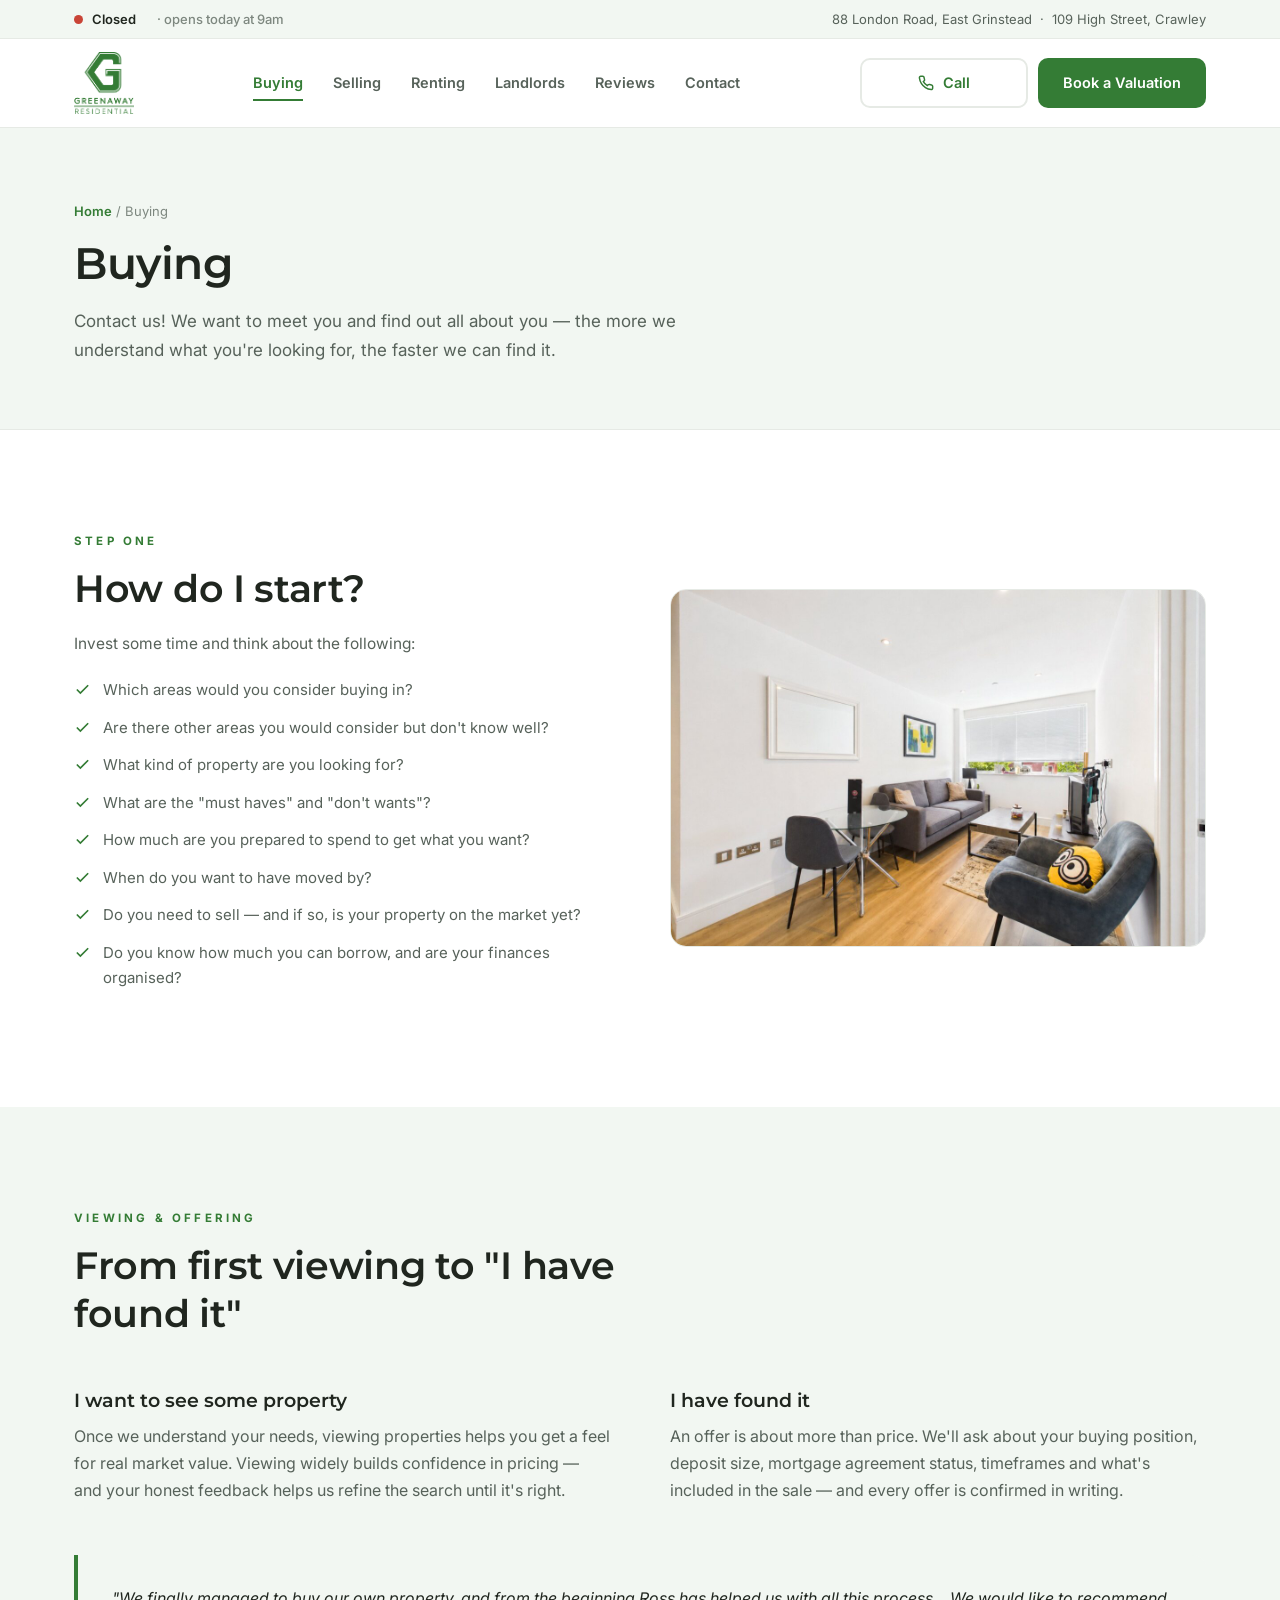
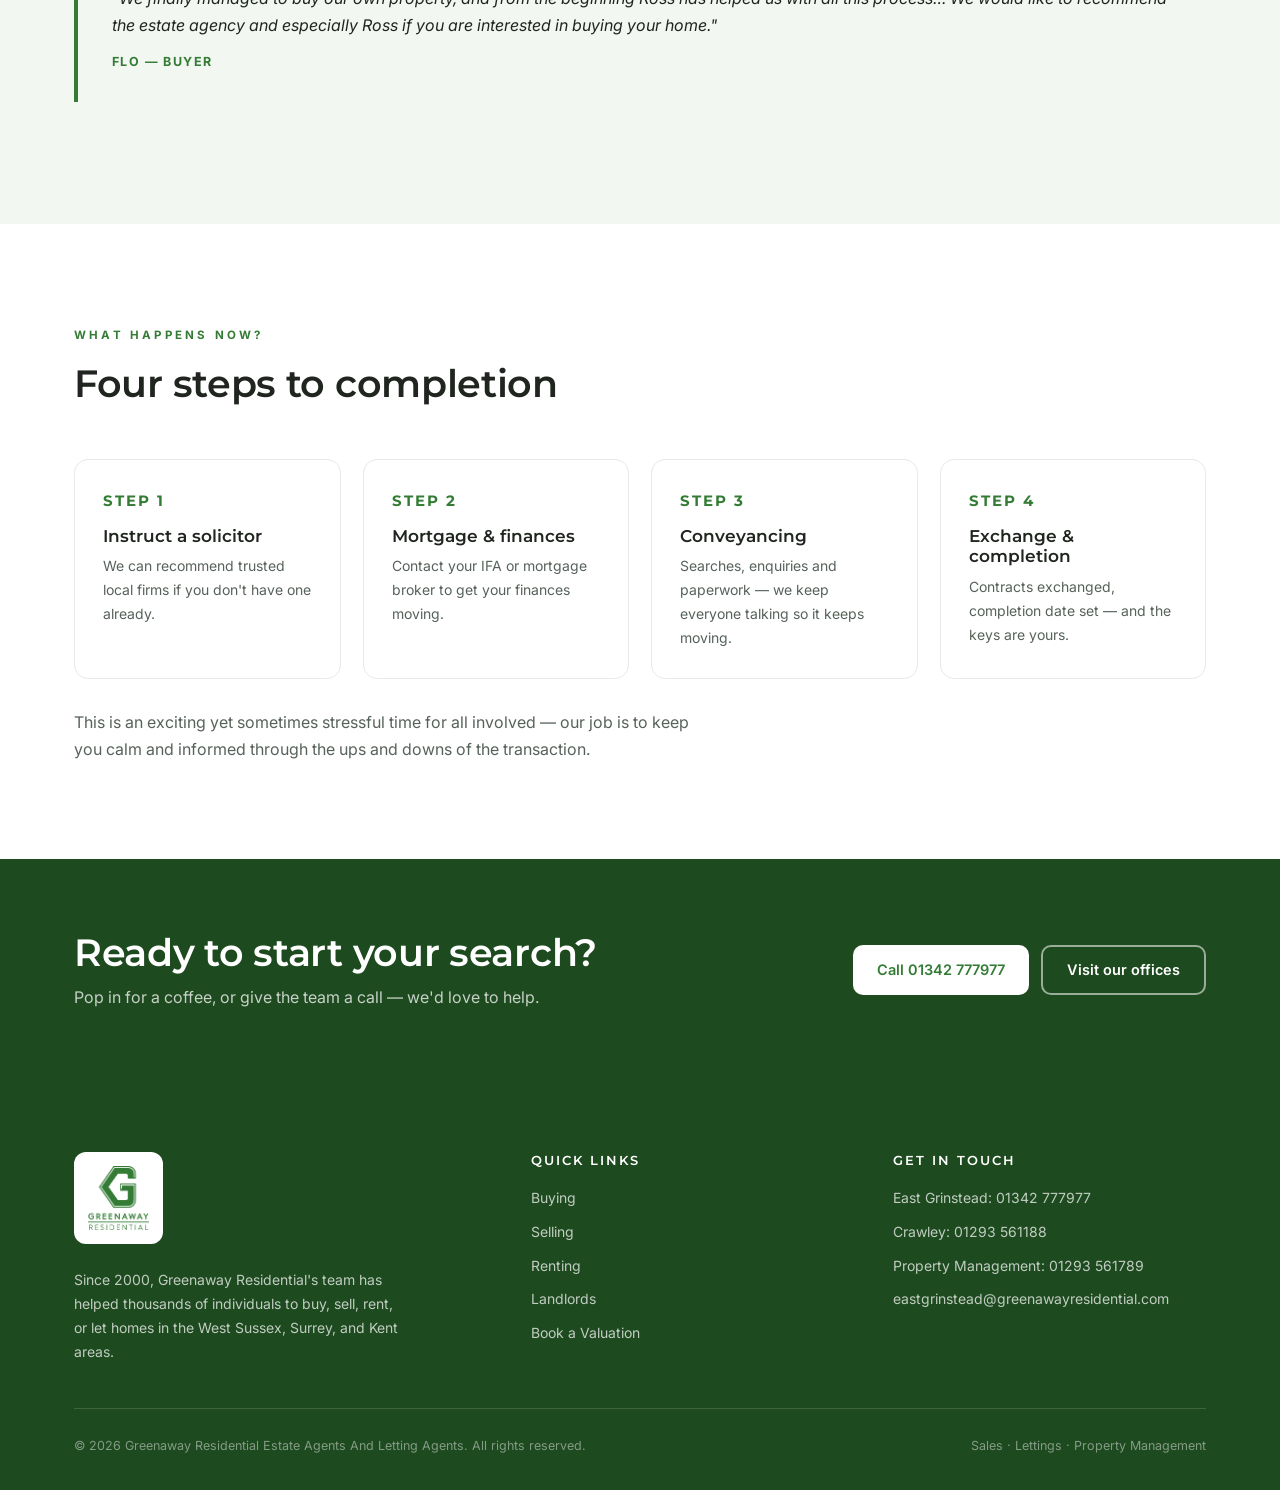
<file: buying.html>
<!DOCTYPE html>
<html lang="en-GB">
<head>
<meta charset="UTF-8">
<meta name="viewport" content="width=device-width, initial-scale=1.0">
<title>Buying a Home — Greenaway Residential, East Grinstead & Crawley</title>
<meta name="description" content="Buying a home in East Grinstead or Crawley? Greenaway Residential's buying guide — how to start your search, view properties and make an offer with confidence.">
<link rel="canonical" href="https://greenawayresidential.com/buying/">
<link rel="icon" type="image/png" href="assets/greenaway-logo.png">
<link rel="preconnect" href="https://fonts.googleapis.com">
<link rel="preconnect" href="https://fonts.gstatic.com" crossorigin>
<link href="https://fonts.googleapis.com/css2?family=Montserrat:wght@500;600;700&family=Inter:wght@400;500;600;700&display=swap" rel="stylesheet">
<link rel="stylesheet" href="styles.css?v=4">
</head>
<body>

<div class="topbar">
  <div class="container">
    <span class="status" id="liveStatus"><span class="dot"></span><span class="txt">Open now</span>&nbsp;<span class="hrs" id="statusHours"></span></span>
    <span class="addr">88 London Road, East Grinstead &nbsp;·&nbsp; 109 High Street, Crawley</span>
  </div>
</div>

<header>
  <div class="container nav">
    <a href="index.html" class="logo" aria-label="Greenaway Residential — home">
      <img src="assets/greenaway-logo.png" alt="Greenaway Residential">
    </a>
    <nav class="nav-links" id="navLinks">
      <a href="buying.html" class="active">Buying</a>
      <a href="selling.html">Selling</a>
      <a href="renting.html">Renting</a>
      <a href="landlords.html">Landlords</a>
      <a href="index.html#reviews">Reviews</a>
      <a href="index.html#contact">Contact</a>
    </nav>
    <div class="nav-cta">
      <a class="btn btn-outline" href="tel:+441342777977">
        <svg width="16" height="16" viewBox="0 0 24 24" fill="none" stroke="currentColor" stroke-width="2.2"><path d="M22 16.9v3a2 2 0 01-2.2 2 19.8 19.8 0 01-8.6-3.1 19.5 19.5 0 01-6-6A19.8 19.8 0 012.1 4.2 2 2 0 014.1 2h3a2 2 0 012 1.7c.1 1 .4 2 .7 2.9a2 2 0 01-.5 2.1L8 10a16 16 0 006 6l1.3-1.3a2 2 0 012.1-.5c.9.3 1.9.6 2.9.7a2 2 0 011.7 2z"/></svg>
        Call
      </a>
      <a class="btn btn-green" href="index.html#valuation">Book a Valuation</a>
      <button class="burger" id="burger" aria-label="Menu"><span></span><span></span><span></span></button>
    </div>
  </div>
</header>

<div class="page-hero">
  <div class="container">
    <div class="crumb"><a href="index.html">Home</a> / Buying</div>
    <h1>Buying</h1>
    <p class="lead">Contact us! We want to meet you and find out all about you — the more we understand what you're looking for, the faster we can find it.</p>
  </div>
</div>

<section>
  <div class="container split">
    <div class="reveal">
      <span class="kicker">Step one</span>
      <h2>How do I start?</h2>
      <p>Invest some time and think about the following:</p>
      <ul class="checklist">
        <li><svg width="17" height="17" viewBox="0 0 24 24" fill="none" stroke="#347c35" stroke-width="2.4"><path d="M20 6L9 17l-5-5"/></svg>Which areas would you consider buying in?</li>
        <li><svg width="17" height="17" viewBox="0 0 24 24" fill="none" stroke="#347c35" stroke-width="2.4"><path d="M20 6L9 17l-5-5"/></svg>Are there other areas you would consider but don't know well?</li>
        <li><svg width="17" height="17" viewBox="0 0 24 24" fill="none" stroke="#347c35" stroke-width="2.4"><path d="M20 6L9 17l-5-5"/></svg>What kind of property are you looking for?</li>
        <li><svg width="17" height="17" viewBox="0 0 24 24" fill="none" stroke="#347c35" stroke-width="2.4"><path d="M20 6L9 17l-5-5"/></svg>What are the "must haves" and "don't wants"?</li>
        <li><svg width="17" height="17" viewBox="0 0 24 24" fill="none" stroke="#347c35" stroke-width="2.4"><path d="M20 6L9 17l-5-5"/></svg>How much are you prepared to spend to get what you want?</li>
        <li><svg width="17" height="17" viewBox="0 0 24 24" fill="none" stroke="#347c35" stroke-width="2.4"><path d="M20 6L9 17l-5-5"/></svg>When do you want to have moved by?</li>
        <li><svg width="17" height="17" viewBox="0 0 24 24" fill="none" stroke="#347c35" stroke-width="2.4"><path d="M20 6L9 17l-5-5"/></svg>Do you need to sell — and if so, is your property on the market yet?</li>
        <li><svg width="17" height="17" viewBox="0 0 24 24" fill="none" stroke="#347c35" stroke-width="2.4"><path d="M20 6L9 17l-5-5"/></svg>Do you know how much you can borrow, and are your finances organised?</li>
      </ul>
    </div>
    <img class="reveal" src="assets/EAG260116_06-1200x800.jpg" alt="Property in East Grinstead" loading="lazy">
  </div>
</section>

<section class="intro">
  <div class="container">
    <div class="section-head reveal">
      <span class="kicker">Viewing &amp; offering</span>
      <h2>From first viewing to "I have found it"</h2>
    </div>
    <div class="intro-grid" style="align-items:start">
      <div class="reveal">
        <h3 style="font-size:19px;margin-bottom:10px">I want to see some property</h3>
        <p style="color:var(--soft)">Once we understand your needs, viewing properties helps you get a feel for real market value. Viewing widely builds confidence in pricing — and your honest feedback helps us refine the search until it's right.</p>
      </div>
      <div class="reveal">
        <h3 style="font-size:19px;margin-bottom:10px">I have found it</h3>
        <p style="color:var(--soft)">An offer is about more than price. We'll ask about your buying position, deposit size, mortgage agreement status, timeframes and what's included in the sale — and every offer is confirmed in writing.</p>
      </div>
    </div>
    <div class="quote reveal" style="margin-top:34px">
      <p>"We finally managed to buy our own property, and from the beginning Ross has helped us with all this process… We would like to recommend the estate agency and especially Ross if you are interested in buying your home."</p>
      <div class="who">Flo — Buyer</div>
    </div>
  </div>
</section>

<section>
  <div class="container">
    <div class="section-head reveal">
      <span class="kicker">What happens now?</span>
      <h2>Four steps to completion</h2>
    </div>
    <div class="steps">
      <div class="step reveal"><span class="num">STEP 1</span><h4>Instruct a solicitor</h4><p>We can recommend trusted local firms if you don't have one already.</p></div>
      <div class="step reveal"><span class="num">STEP 2</span><h4>Mortgage &amp; finances</h4><p>Contact your IFA or mortgage broker to get your finances moving.</p></div>
      <div class="step reveal"><span class="num">STEP 3</span><h4>Conveyancing</h4><p>Searches, enquiries and paperwork — we keep everyone talking so it keeps moving.</p></div>
      <div class="step reveal"><span class="num">STEP 4</span><h4>Exchange &amp; completion</h4><p>Contracts exchanged, completion date set — and the keys are yours.</p></div>
    </div>
    <p class="reveal" style="margin-top:30px;color:var(--soft);max-width:640px">This is an exciting yet sometimes stressful time for all involved — our job is to keep you calm and informed through the ups and downs of the transaction.</p>
  </div>
</section>

<div class="cta-band">
  <div class="container">
    <div>
      <h2>Ready to start your search?</h2>
      <p>Pop in for a coffee, or give the team a call — we'd love to help.</p>
    </div>
    <div class="btns">
      <a class="btn btn-white" href="tel:+441342777977">Call 01342 777977</a>
      <a class="btn btn-ghost" href="index.html#contact">Visit our offices</a>
    </div>
  </div>
</div>

<footer>
  <div class="container">
    <div class="footer-grid">
      <div>
        <span class="footer-logo"><img src="assets/greenaway-logo.png" alt="Greenaway Residential"></span>
        <p style="max-width:330px">Since 2000, Greenaway Residential's team has helped thousands of individuals to buy, sell, rent, or let homes in the West Sussex, Surrey, and Kent areas.</p>
      </div>
      <div>
        <h4>Quick links</h4>
        <ul>
          <li><a href="buying.html">Buying</a></li>
          <li><a href="selling.html">Selling</a></li>
          <li><a href="renting.html">Renting</a></li>
          <li><a href="landlords.html">Landlords</a></li>
          <li><a href="index.html#valuation">Book a Valuation</a></li>
        </ul>
      </div>
      <div>
        <h4>Get in touch</h4>
        <ul>
          <li><a href="tel:+441342777977">East Grinstead: 01342 777977</a></li>
          <li><a href="tel:+441293561188">Crawley: 01293 561188</a></li>
          <li><a href="tel:+441293561789">Property Management: 01293 561789</a></li>
          <li><a href="mailto:eastgrinstead@greenawayresidential.com">eastgrinstead@greenawayresidential.com</a></li>
        </ul>
      </div>
    </div>
    <div class="footer-bottom">
      <span>© 2026 Greenaway Residential Estate Agents And Letting Agents. All rights reserved.</span>
      <span>Sales · Lettings · Property Management</span>
    </div>
  </div>
</footer>

<div class="mobile-bar">
  <a class="call" href="tel:+441342777977"><svg width="16" height="16" viewBox="0 0 24 24" fill="none" stroke="currentColor" stroke-width="2.2"><path d="M22 16.9v3a2 2 0 01-2.2 2 19.8 19.8 0 01-8.6-3.1 19.5 19.5 0 01-6-6A19.8 19.8 0 012.1 4.2 2 2 0 014.1 2h3a2 2 0 012 1.7c.1 1 .4 2 .7 2.9a2 2 0 01-.5 2.1L8 10a16 16 0 006 6l1.3-1.3a2 2 0 012.1-.5c.9.3 1.9.6 2.9.7a2 2 0 011.7 2z"/></svg>Call</a>
  <a class="val" href="index.html#valuation">Book a Valuation</a>
</div>

<script src="site.js?v=2"></script>
</body>
</html>
</file>
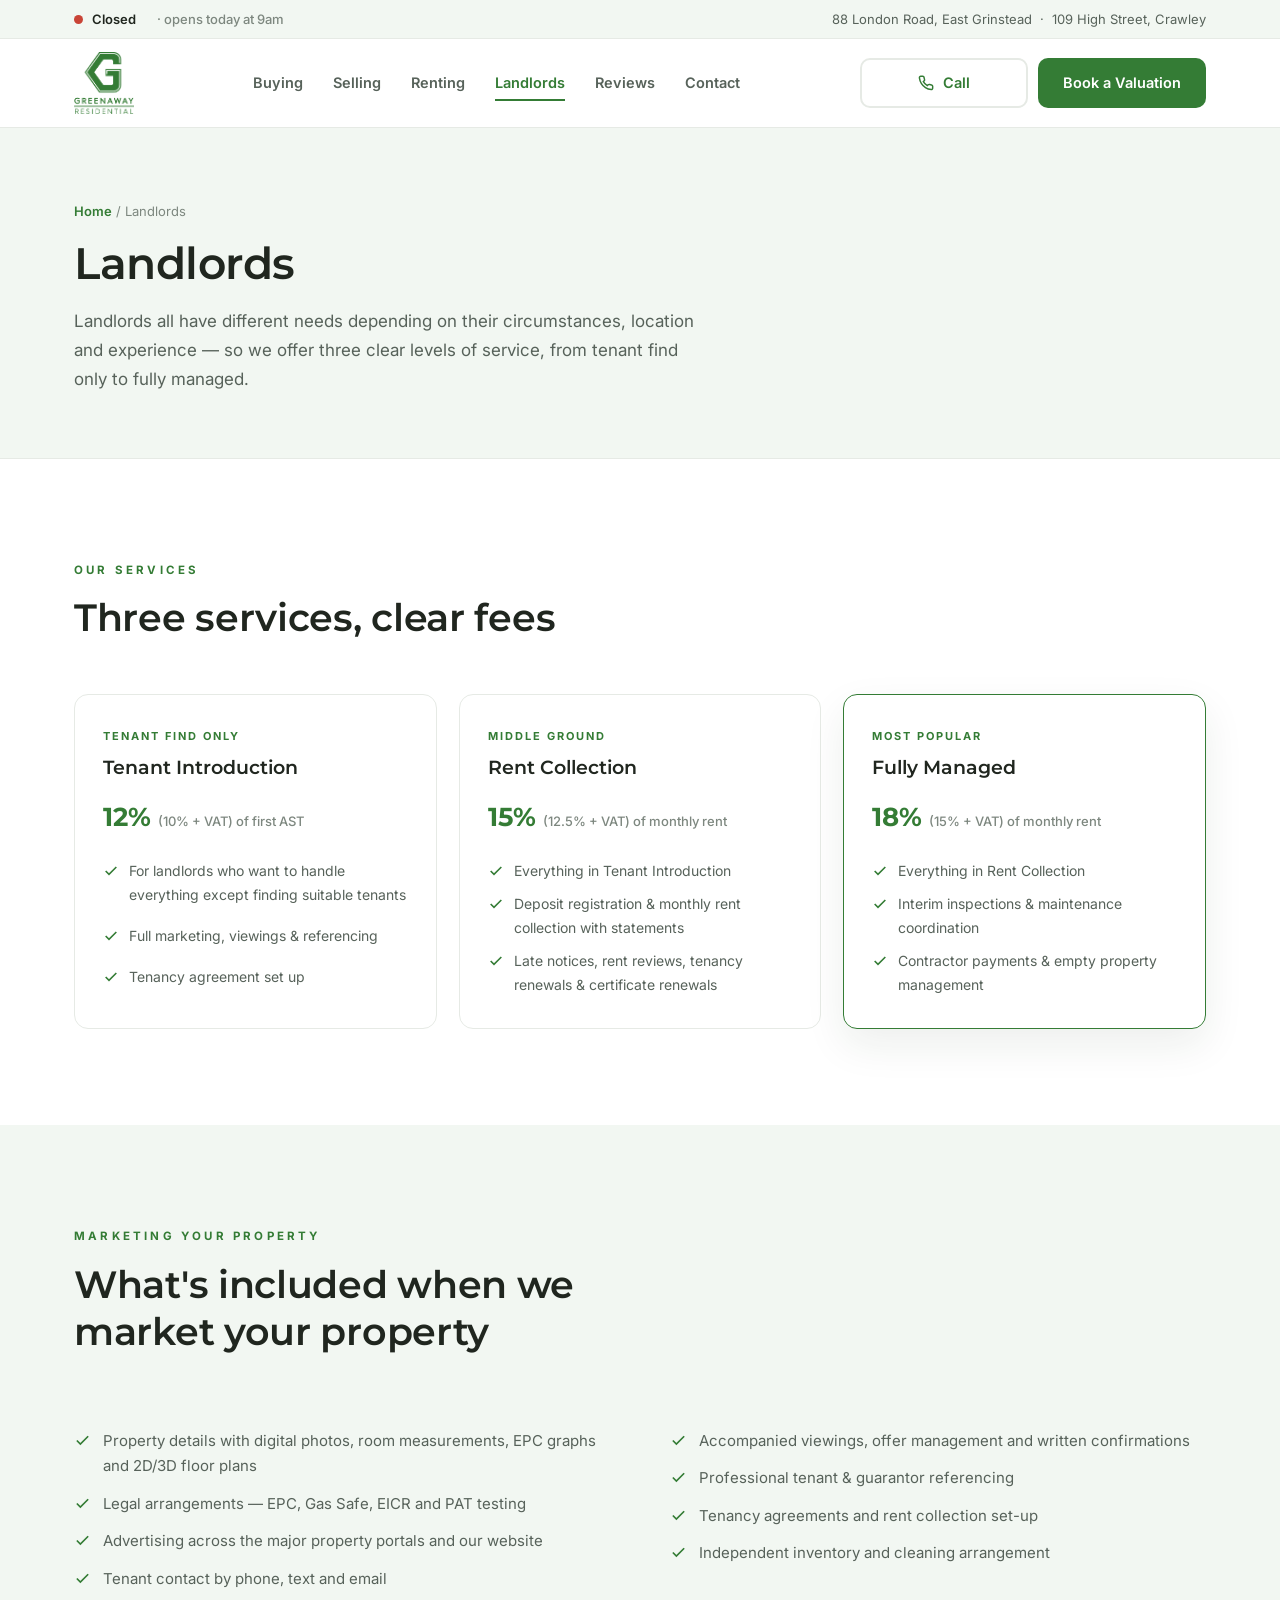
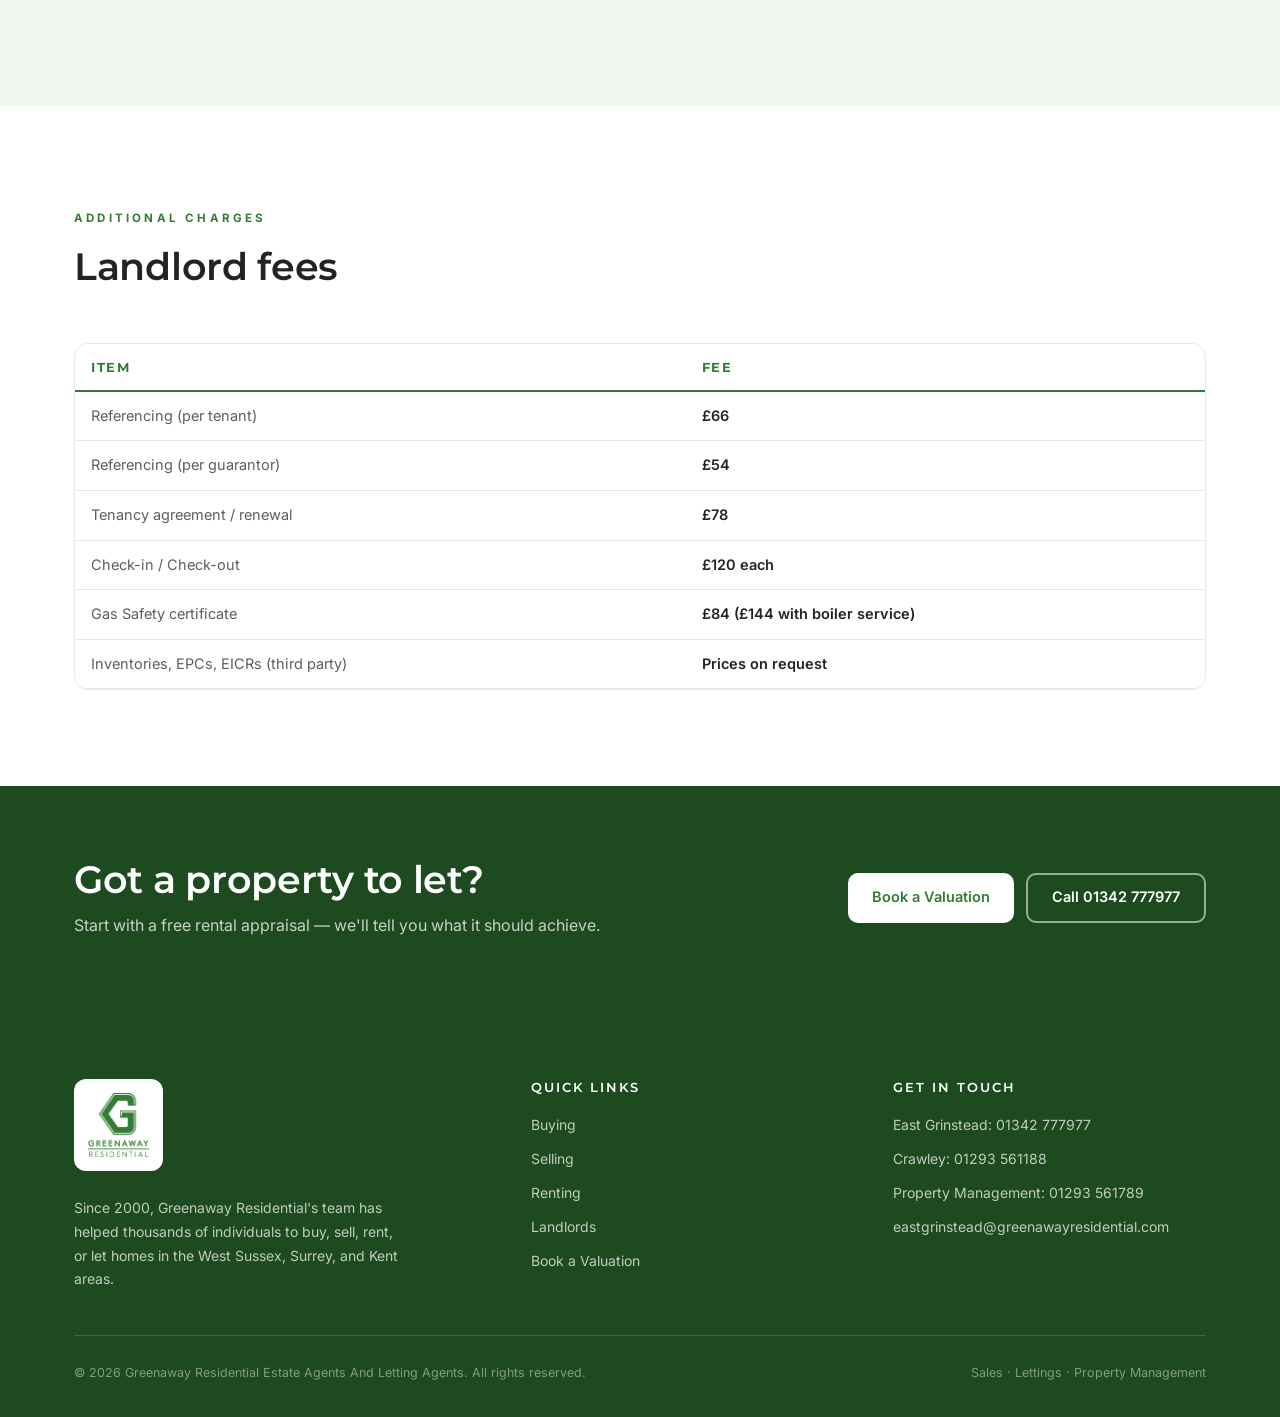
<file: landlords.html>
<!DOCTYPE html>
<html lang="en-GB">
<head>
<meta charset="UTF-8">
<meta name="viewport" content="width=device-width, initial-scale=1.0">
<title>Landlord Services — Greenaway Residential, East Grinstead & Crawley</title>
<meta name="description" content="Landlord services from Greenaway Residential: tenant introduction, rent collection or fully managed — three clear services with clear fees. East Grinstead & Crawley.">
<link rel="canonical" href="https://greenawayresidential.com/landlords/">
<link rel="icon" type="image/png" href="assets/greenaway-logo.png">
<link rel="preconnect" href="https://fonts.googleapis.com">
<link rel="preconnect" href="https://fonts.gstatic.com" crossorigin>
<link href="https://fonts.googleapis.com/css2?family=Montserrat:wght@500;600;700&family=Inter:wght@400;500;600;700&display=swap" rel="stylesheet">
<link rel="stylesheet" href="styles.css?v=4">
</head>
<body>

<div class="topbar">
  <div class="container">
    <span class="status" id="liveStatus"><span class="dot"></span><span class="txt">Open now</span>&nbsp;<span class="hrs" id="statusHours"></span></span>
    <span class="addr">88 London Road, East Grinstead &nbsp;·&nbsp; 109 High Street, Crawley</span>
  </div>
</div>

<header>
  <div class="container nav">
    <a href="index.html" class="logo" aria-label="Greenaway Residential — home">
      <img src="assets/greenaway-logo.png" alt="Greenaway Residential">
    </a>
    <nav class="nav-links" id="navLinks">
      <a href="buying.html">Buying</a>
      <a href="selling.html">Selling</a>
      <a href="renting.html">Renting</a>
      <a href="landlords.html" class="active">Landlords</a>
      <a href="index.html#reviews">Reviews</a>
      <a href="index.html#contact">Contact</a>
    </nav>
    <div class="nav-cta">
      <a class="btn btn-outline" href="tel:+441342777977">
        <svg width="16" height="16" viewBox="0 0 24 24" fill="none" stroke="currentColor" stroke-width="2.2"><path d="M22 16.9v3a2 2 0 01-2.2 2 19.8 19.8 0 01-8.6-3.1 19.5 19.5 0 01-6-6A19.8 19.8 0 012.1 4.2 2 2 0 014.1 2h3a2 2 0 012 1.7c.1 1 .4 2 .7 2.9a2 2 0 01-.5 2.1L8 10a16 16 0 006 6l1.3-1.3a2 2 0 012.1-.5c.9.3 1.9.6 2.9.7a2 2 0 011.7 2z"/></svg>
        Call
      </a>
      <a class="btn btn-green" href="index.html#valuation">Book a Valuation</a>
      <button class="burger" id="burger" aria-label="Menu"><span></span><span></span><span></span></button>
    </div>
  </div>
</header>

<div class="page-hero">
  <div class="container">
    <div class="crumb"><a href="index.html">Home</a> / Landlords</div>
    <h1>Landlords</h1>
    <p class="lead">Landlords all have different needs depending on their circumstances, location and experience — so we offer three clear levels of service, from tenant find only to fully managed.</p>
  </div>
</div>

<section>
  <div class="container">
    <div class="section-head reveal">
      <span class="kicker">Our services</span>
      <h2>Three services, clear fees</h2>
    </div>
    <div class="fee-cards">
      <div class="fee-card reveal">
        <span class="tag">Tenant find only</span>
        <h3>Tenant Introduction</h3>
        <div class="fee">12% <small>(10% + VAT) of first AST</small></div>
        <ul>
          <li><svg width="16" height="16" viewBox="0 0 24 24" fill="none" stroke="#347c35" stroke-width="2.4"><path d="M20 6L9 17l-5-5"/></svg>For landlords who want to handle everything except finding suitable tenants</li>
          <li><svg width="16" height="16" viewBox="0 0 24 24" fill="none" stroke="#347c35" stroke-width="2.4"><path d="M20 6L9 17l-5-5"/></svg>Full marketing, viewings &amp; referencing</li>
          <li><svg width="16" height="16" viewBox="0 0 24 24" fill="none" stroke="#347c35" stroke-width="2.4"><path d="M20 6L9 17l-5-5"/></svg>Tenancy agreement set up</li>
        </ul>
      </div>
      <div class="fee-card reveal">
        <span class="tag">Middle ground</span>
        <h3>Rent Collection</h3>
        <div class="fee">15% <small>(12.5% + VAT) of monthly rent</small></div>
        <ul>
          <li><svg width="16" height="16" viewBox="0 0 24 24" fill="none" stroke="#347c35" stroke-width="2.4"><path d="M20 6L9 17l-5-5"/></svg>Everything in Tenant Introduction</li>
          <li><svg width="16" height="16" viewBox="0 0 24 24" fill="none" stroke="#347c35" stroke-width="2.4"><path d="M20 6L9 17l-5-5"/></svg>Deposit registration &amp; monthly rent collection with statements</li>
          <li><svg width="16" height="16" viewBox="0 0 24 24" fill="none" stroke="#347c35" stroke-width="2.4"><path d="M20 6L9 17l-5-5"/></svg>Late notices, rent reviews, tenancy renewals &amp; certificate renewals</li>
        </ul>
      </div>
      <div class="fee-card hot reveal">
        <span class="tag">Most popular</span>
        <h3>Fully Managed</h3>
        <div class="fee">18% <small>(15% + VAT) of monthly rent</small></div>
        <ul>
          <li><svg width="16" height="16" viewBox="0 0 24 24" fill="none" stroke="#347c35" stroke-width="2.4"><path d="M20 6L9 17l-5-5"/></svg>Everything in Rent Collection</li>
          <li><svg width="16" height="16" viewBox="0 0 24 24" fill="none" stroke="#347c35" stroke-width="2.4"><path d="M20 6L9 17l-5-5"/></svg>Interim inspections &amp; maintenance coordination</li>
          <li><svg width="16" height="16" viewBox="0 0 24 24" fill="none" stroke="#347c35" stroke-width="2.4"><path d="M20 6L9 17l-5-5"/></svg>Contractor payments &amp; empty property management</li>
        </ul>
      </div>
    </div>
  </div>
</section>

<section class="intro">
  <div class="container">
    <div class="section-head reveal">
      <span class="kicker">Marketing your property</span>
      <h2>What's included when we market your property</h2>
    </div>
    <div class="intro-grid" style="align-items:start">
      <ul class="checklist reveal">
        <li><svg width="17" height="17" viewBox="0 0 24 24" fill="none" stroke="#347c35" stroke-width="2.4"><path d="M20 6L9 17l-5-5"/></svg>Property details with digital photos, room measurements, EPC graphs and 2D/3D floor plans</li>
        <li><svg width="17" height="17" viewBox="0 0 24 24" fill="none" stroke="#347c35" stroke-width="2.4"><path d="M20 6L9 17l-5-5"/></svg>Legal arrangements — EPC, Gas Safe, EICR and PAT testing</li>
        <li><svg width="17" height="17" viewBox="0 0 24 24" fill="none" stroke="#347c35" stroke-width="2.4"><path d="M20 6L9 17l-5-5"/></svg>Advertising across the major property portals and our website</li>
        <li><svg width="17" height="17" viewBox="0 0 24 24" fill="none" stroke="#347c35" stroke-width="2.4"><path d="M20 6L9 17l-5-5"/></svg>Tenant contact by phone, text and email</li>
      </ul>
      <ul class="checklist reveal">
        <li><svg width="17" height="17" viewBox="0 0 24 24" fill="none" stroke="#347c35" stroke-width="2.4"><path d="M20 6L9 17l-5-5"/></svg>Accompanied viewings, offer management and written confirmations</li>
        <li><svg width="17" height="17" viewBox="0 0 24 24" fill="none" stroke="#347c35" stroke-width="2.4"><path d="M20 6L9 17l-5-5"/></svg>Professional tenant &amp; guarantor referencing</li>
        <li><svg width="17" height="17" viewBox="0 0 24 24" fill="none" stroke="#347c35" stroke-width="2.4"><path d="M20 6L9 17l-5-5"/></svg>Tenancy agreements and rent collection set-up</li>
        <li><svg width="17" height="17" viewBox="0 0 24 24" fill="none" stroke="#347c35" stroke-width="2.4"><path d="M20 6L9 17l-5-5"/></svg>Independent inventory and cleaning arrangement</li>
      </ul>
    </div>
  </div>
</section>

<section>
  <div class="container">
    <div class="section-head reveal">
      <span class="kicker">Additional charges</span>
      <h2>Landlord fees</h2>
    </div>
    <div class="table-wrap reveal">
      <table class="fee-table">
        <tr><th>Item</th><th>Fee</th></tr>
        <tr><td>Referencing (per tenant)</td><td>£66</td></tr>
        <tr><td>Referencing (per guarantor)</td><td>£54</td></tr>
        <tr><td>Tenancy agreement / renewal</td><td>£78</td></tr>
        <tr><td>Check-in / Check-out</td><td>£120 each</td></tr>
        <tr><td>Gas Safety certificate</td><td>£84 (£144 with boiler service)</td></tr>
        <tr><td>Inventories, EPCs, EICRs (third party)</td><td>Prices on request</td></tr>
      </table>
    </div>
  </div>
</section>

<div class="cta-band">
  <div class="container">
    <div>
      <h2>Got a property to let?</h2>
      <p>Start with a free rental appraisal — we'll tell you what it should achieve.</p>
    </div>
    <div class="btns">
      <a class="btn btn-white" href="index.html#valuation">Book a Valuation</a>
      <a class="btn btn-ghost" href="tel:+441342777977">Call 01342 777977</a>
    </div>
  </div>
</div>

<footer>
  <div class="container">
    <div class="footer-grid">
      <div>
        <span class="footer-logo"><img src="assets/greenaway-logo.png" alt="Greenaway Residential"></span>
        <p style="max-width:330px">Since 2000, Greenaway Residential's team has helped thousands of individuals to buy, sell, rent, or let homes in the West Sussex, Surrey, and Kent areas.</p>
      </div>
      <div>
        <h4>Quick links</h4>
        <ul>
          <li><a href="buying.html">Buying</a></li>
          <li><a href="selling.html">Selling</a></li>
          <li><a href="renting.html">Renting</a></li>
          <li><a href="landlords.html">Landlords</a></li>
          <li><a href="index.html#valuation">Book a Valuation</a></li>
        </ul>
      </div>
      <div>
        <h4>Get in touch</h4>
        <ul>
          <li><a href="tel:+441342777977">East Grinstead: 01342 777977</a></li>
          <li><a href="tel:+441293561188">Crawley: 01293 561188</a></li>
          <li><a href="tel:+441293561789">Property Management: 01293 561789</a></li>
          <li><a href="mailto:eastgrinstead@greenawayresidential.com">eastgrinstead@greenawayresidential.com</a></li>
        </ul>
      </div>
    </div>
    <div class="footer-bottom">
      <span>© 2026 Greenaway Residential Estate Agents And Letting Agents. All rights reserved.</span>
      <span>Sales · Lettings · Property Management</span>
    </div>
  </div>
</footer>

<div class="mobile-bar">
  <a class="call" href="tel:+441342777977"><svg width="16" height="16" viewBox="0 0 24 24" fill="none" stroke="currentColor" stroke-width="2.2"><path d="M22 16.9v3a2 2 0 01-2.2 2 19.8 19.8 0 01-8.6-3.1 19.5 19.5 0 01-6-6A19.8 19.8 0 012.1 4.2 2 2 0 014.1 2h3a2 2 0 012 1.7c.1 1 .4 2 .7 2.9a2 2 0 01-.5 2.1L8 10a16 16 0 006 6l1.3-1.3a2 2 0 012.1-.5c.9.3 1.9.6 2.9.7a2 2 0 011.7 2z"/></svg>Call</a>
  <a class="val" href="index.html#valuation">Book a Valuation</a>
</div>

<script src="site.js?v=2"></script>
</body>
</html>
</file>
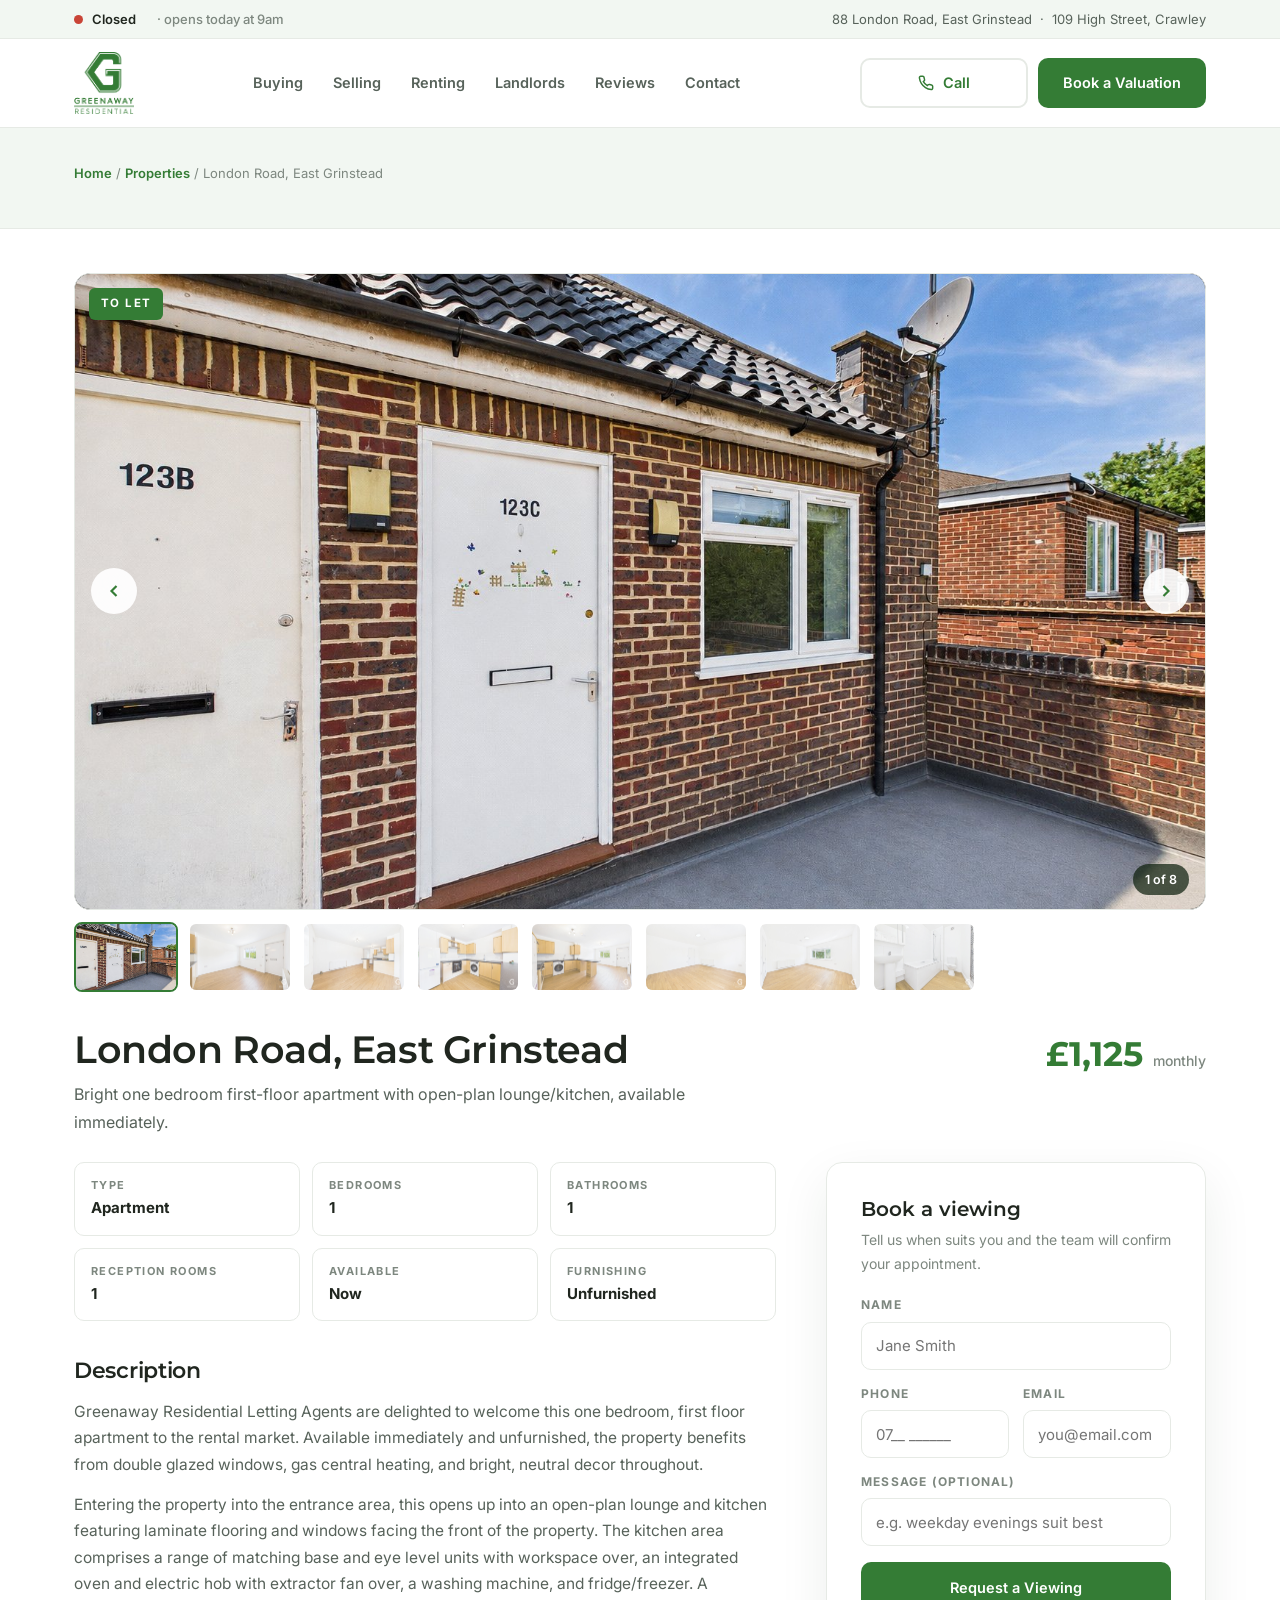
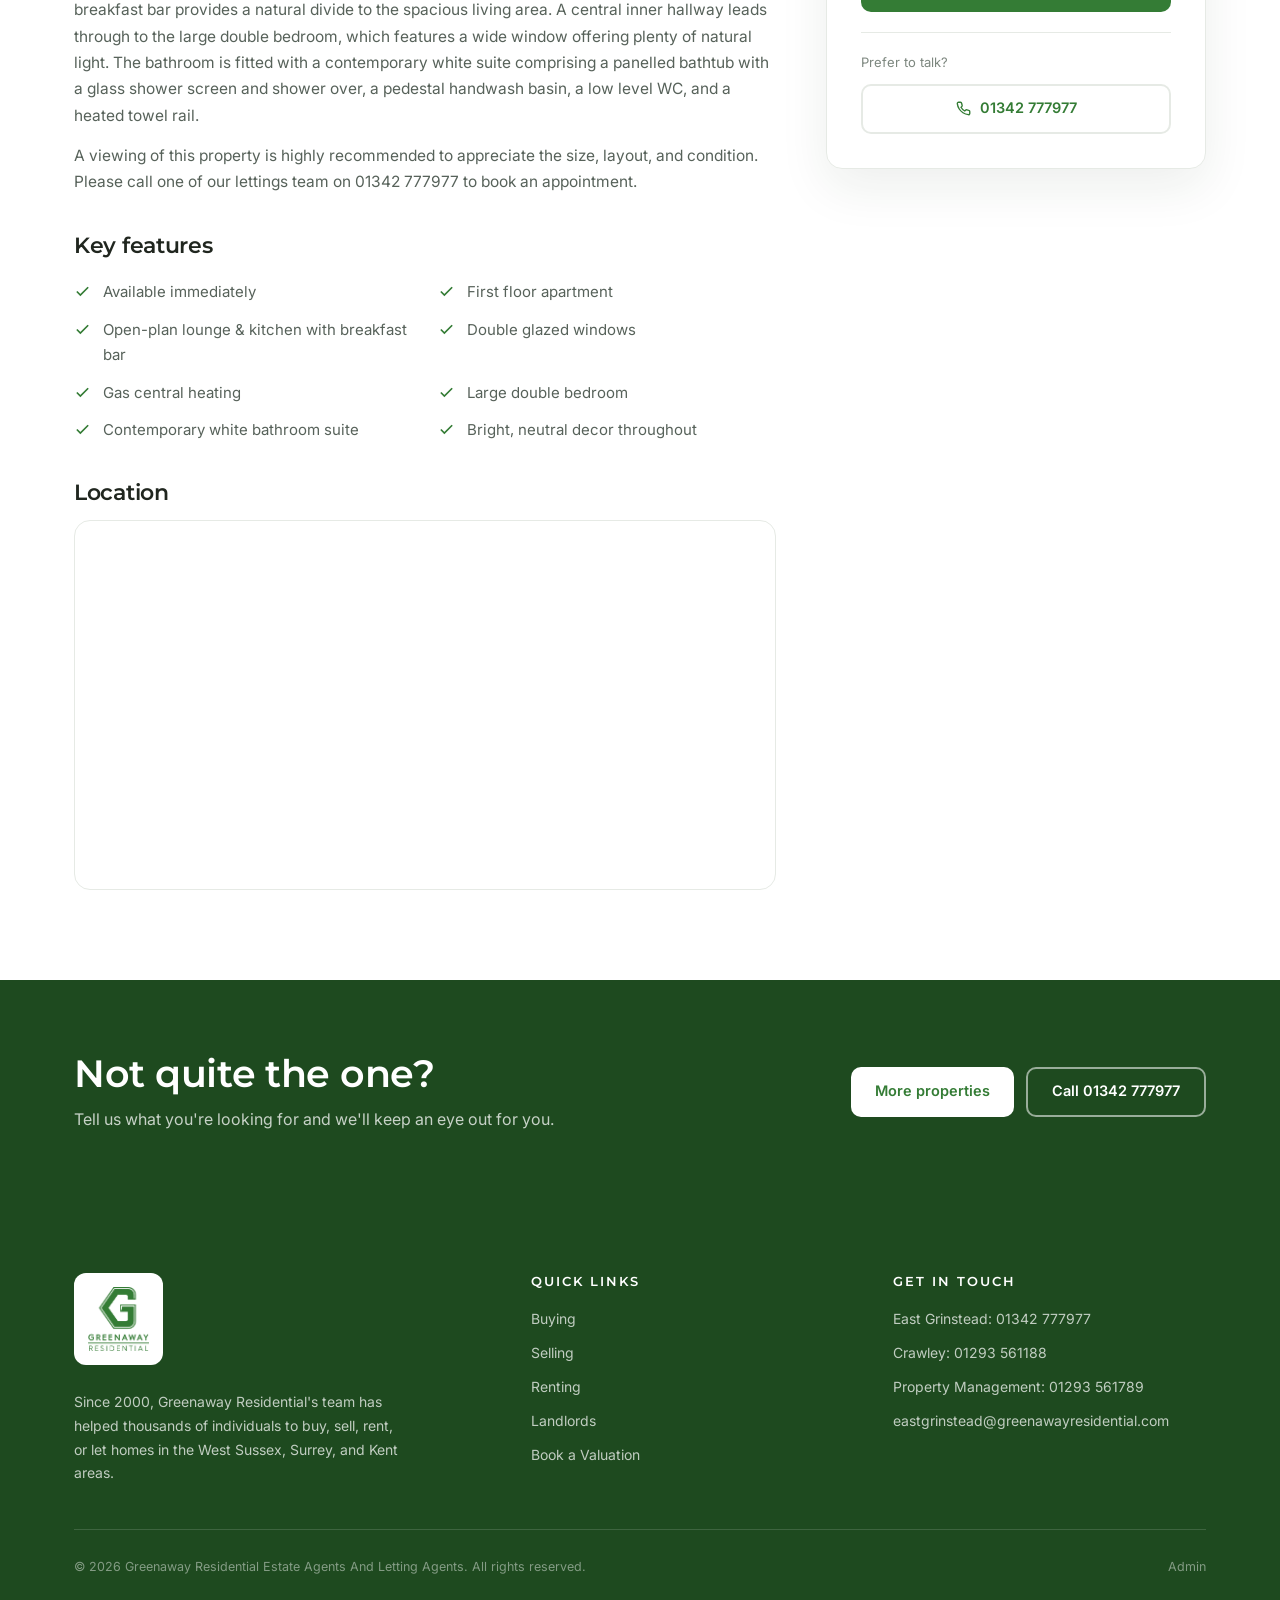
<file: property.html>
<!DOCTYPE html>
<html lang="en-GB">
<head>
<meta charset="UTF-8">
<meta name="viewport" content="width=device-width, initial-scale=1.0">
<title>Property — Greenaway Residential, East Grinstead & Crawley</title>
<meta name="description" content="Property details from Greenaway Residential — independent estate and letting agents in East Grinstead and Crawley.">
<link rel="icon" type="image/png" href="assets/greenaway-logo.png">
<link rel="preconnect" href="https://fonts.googleapis.com">
<link rel="preconnect" href="https://fonts.gstatic.com" crossorigin>
<link href="https://fonts.googleapis.com/css2?family=Montserrat:wght@500;600;700&family=Inter:wght@400;500;600;700&display=swap" rel="stylesheet">
<link rel="stylesheet" href="styles.css?v=4">
</head>
<body>

<div class="topbar">
  <div class="container">
    <span class="status" id="liveStatus"><span class="dot"></span><span class="txt">Open now</span>&nbsp;<span class="hrs" id="statusHours"></span></span>
    <span class="addr">88 London Road, East Grinstead &nbsp;·&nbsp; 109 High Street, Crawley</span>
  </div>
</div>

<header>
  <div class="container nav">
    <a href="index.html" class="logo" aria-label="Greenaway Residential — home">
      <img src="assets/greenaway-logo.png" alt="Greenaway Residential">
    </a>
    <nav class="nav-links" id="navLinks">
      <a href="buying.html">Buying</a>
      <a href="selling.html">Selling</a>
      <a href="renting.html">Renting</a>
      <a href="landlords.html">Landlords</a>
      <a href="index.html#reviews">Reviews</a>
      <a href="index.html#contact">Contact</a>
    </nav>
    <div class="nav-cta">
      <a class="btn btn-outline" href="tel:+441342777977">
        <svg width="16" height="16" viewBox="0 0 24 24" fill="none" stroke="currentColor" stroke-width="2.2"><path d="M22 16.9v3a2 2 0 01-2.2 2 19.8 19.8 0 01-8.6-3.1 19.5 19.5 0 01-6-6A19.8 19.8 0 012.1 4.2 2 2 0 014.1 2h3a2 2 0 012 1.7c.1 1 .4 2 .7 2.9a2 2 0 01-.5 2.1L8 10a16 16 0 006 6l1.3-1.3a2 2 0 012.1-.5c.9.3 1.9.6 2.9.7a2 2 0 011.7 2z"/></svg>
        Call
      </a>
      <a class="btn btn-green" href="index.html#valuation">Book a Valuation</a>
      <button class="burger" id="burger" aria-label="Menu"><span></span><span></span><span></span></button>
    </div>
  </div>
</header>

<div class="page-hero" style="padding:34px 0 30px">
  <div class="container">
    <div class="crumb"><a href="index.html">Home</a> / <a href="index.html#properties">Properties</a> / <span id="crumbAddr">Property</span></div>
  </div>
</div>

<section style="padding:44px 0 90px" id="propertyRoot">
  <div class="container">

    <!-- gallery -->
    <div class="gallery reveal in">
      <div class="gallery-main">
        <div class="gal-track" id="galTrack"></div>
        <span class="stag" id="galStatus"></span>
        <button class="gal-btn prev" id="galPrev" aria-label="Previous photo"><svg width="20" height="20" viewBox="0 0 24 24" fill="none" stroke="currentColor" stroke-width="2.6"><path d="M15 18l-6-6 6-6"/></svg></button>
        <button class="gal-btn next" id="galNext" aria-label="Next photo"><svg width="20" height="20" viewBox="0 0 24 24" fill="none" stroke="currentColor" stroke-width="2.6"><path d="M9 6l6 6-6 6"/></svg></button>
        <span class="gal-count" id="galCount"></span>
      </div>
      <div class="gallery-thumbs" id="galThumbs"></div>
    </div>

    <!-- head row -->
    <div class="prop-head">
      <div>
        <h1 id="pAddr" style="font-size:clamp(26px,3.4vw,38px);letter-spacing:-.4px"></h1>
        <p id="pSummary" style="color:var(--soft);margin-top:8px;max-width:640px"></p>
      </div>
      <div class="prop-price" id="pPrice"></div>
    </div>

    <div class="prop-cols">
      <div>
        <!-- key facts -->
        <div class="facts" id="pFacts"></div>

        <!-- description -->
        <h2 style="font-size:22px;margin:36px 0 14px">Description</h2>
        <div id="pDesc" class="prop-desc"></div>

        <!-- features -->
        <h2 style="font-size:22px;margin:36px 0 14px">Key features</h2>
        <ul class="checklist two-col" id="pFeatures"></ul>

        <!-- map -->
        <h2 style="font-size:22px;margin:36px 0 14px">Location</h2>
        <div class="map-frame" style="min-height:360px"><iframe id="pMap" title="Property location map" loading="lazy" style="min-height:360px" referrerpolicy="no-referrer-when-downgrade" src=""></iframe></div>
      </div>

      <!-- sidebar -->
      <aside>
        <div class="val-card side-card">
          <h3>Book a viewing</h3>
          <p>Tell us when suits you and the team will confirm your appointment.</p>
          <form id="viewForm">
            <label for="wName">Name</label>
            <input id="wName" type="text" placeholder="Jane Smith" required>
            <div class="val-row">
              <div><label for="wPhone">Phone</label><input id="wPhone" type="tel" placeholder="07__ ______" required></div>
              <div><label for="wEmail">Email</label><input id="wEmail" type="email" placeholder="you@email.com" required></div>
            </div>
            <label for="wMsg">Message (optional)</label>
            <input id="wMsg" type="text" placeholder="e.g. weekday evenings suit best">
            <button type="submit" class="btn btn-green" style="width:100%;margin-top:16px">Request a Viewing</button>
            <div class="val-success" id="viewSuccess">✓ Thank you — our lettings team will be in touch shortly to confirm your viewing.</div>
          </form>
          <div class="side-call">
            <span>Prefer to talk?</span>
            <a href="tel:+441342777977" class="btn btn-outline" style="width:100%"><svg width="15" height="15" viewBox="0 0 24 24" fill="none" stroke="currentColor" stroke-width="2.2"><path d="M22 16.9v3a2 2 0 01-2.2 2 19.8 19.8 0 01-8.6-3.1 19.5 19.5 0 01-6-6A19.8 19.8 0 012.1 4.2 2 2 0 014.1 2h3a2 2 0 012 1.7c.1 1 .4 2 .7 2.9a2 2 0 01-.5 2.1L8 10a16 16 0 006 6l1.3-1.3a2 2 0 012.1-.5c.9.3 1.9.6 2.9.7a2 2 0 011.7 2z"/></svg> 01342 777977</a>
          </div>
        </div>
      </aside>
    </div>
  </div>
</section>

<div class="cta-band">
  <div class="container">
    <div>
      <h2>Not quite the one?</h2>
      <p>Tell us what you're looking for and we'll keep an eye out for you.</p>
    </div>
    <div class="btns">
      <a class="btn btn-white" href="index.html#properties">More properties</a>
      <a class="btn btn-ghost" href="tel:+441342777977">Call 01342 777977</a>
    </div>
  </div>
</div>

<footer>
  <div class="container">
    <div class="footer-grid">
      <div>
        <span class="footer-logo"><img src="assets/greenaway-logo.png" alt="Greenaway Residential"></span>
        <p style="max-width:330px">Since 2000, Greenaway Residential's team has helped thousands of individuals to buy, sell, rent, or let homes in the West Sussex, Surrey, and Kent areas.</p>
      </div>
      <div>
        <h4>Quick links</h4>
        <ul>
          <li><a href="buying.html">Buying</a></li>
          <li><a href="selling.html">Selling</a></li>
          <li><a href="renting.html">Renting</a></li>
          <li><a href="landlords.html">Landlords</a></li>
          <li><a href="index.html#valuation">Book a Valuation</a></li>
        </ul>
      </div>
      <div>
        <h4>Get in touch</h4>
        <ul>
          <li><a href="tel:+441342777977">East Grinstead: 01342 777977</a></li>
          <li><a href="tel:+441293561188">Crawley: 01293 561188</a></li>
          <li><a href="tel:+441293561789">Property Management: 01293 561789</a></li>
          <li><a href="mailto:eastgrinstead@greenawayresidential.com">eastgrinstead@greenawayresidential.com</a></li>
        </ul>
      </div>
    </div>
    <div class="footer-bottom">
      <span>© 2026 Greenaway Residential Estate Agents And Letting Agents. All rights reserved.</span>
      <span><a href="admin.html">Admin</a></span>
    </div>
  </div>
</footer>

<div class="mobile-bar">
  <a class="call" href="tel:+441342777977"><svg width="16" height="16" viewBox="0 0 24 24" fill="none" stroke="currentColor" stroke-width="2.2"><path d="M22 16.9v3a2 2 0 01-2.2 2 19.8 19.8 0 01-8.6-3.1 19.5 19.5 0 01-6-6A19.8 19.8 0 012.1 4.2 2 2 0 014.1 2h3a2 2 0 012 1.7c.1 1 .4 2 .7 2.9a2 2 0 01-.5 2.1L8 10a16 16 0 006 6l1.3-1.3a2 2 0 012.1-.5c.9.3 1.9.6 2.9.7a2 2 0 011.7 2z"/></svg>Call</a>
  <a class="val" href="#viewForm">Book a Viewing</a>
</div>

<script src="properties.js?v=1"></script>
<script src="site.js?v=2"></script>
<script>
(function(){
  var id = new URLSearchParams(location.search).get('id');
  var p = window.GRProps.get(id) || window.GRProps.getAll()[0];
  if(!p){ document.getElementById('propertyRoot').innerHTML = '<div class="container"><p>Property not found. <a href="index.html#properties">Back to properties</a></p></div>'; return; }

  document.title = p.address + ' — Greenaway Residential';
  document.getElementById('crumbAddr').textContent = p.address;
  document.getElementById('pAddr').textContent = p.address;
  document.getElementById('pSummary').textContent = p.summary || '';
  document.getElementById('pPrice').innerHTML = window.GRProps.priceLabel(p);
  var st = document.getElementById('galStatus');
  st.textContent = p.status;
  if(/agreed|sold/i.test(p.status)) st.classList.add('agreed');

  var facts = [
    ['Type', p.type],
    ['Bedrooms', p.beds],
    ['Bathrooms', p.baths],
    ['Reception rooms', p.receptions],
    ['Available', p.available],
    ['Furnishing', p.furnished]
  ].filter(function(f){ return f[1]!==undefined && f[1]!==null && f[1]!==''; });
  document.getElementById('pFacts').innerHTML = facts.map(function(f){
    return '<div class="fact"><span>'+f[0]+'</span><b>'+f[1]+'</b></div>';
  }).join('');

  document.getElementById('pDesc').innerHTML = (p.description||[]).map(function(t){ return '<p>'+t+'</p>'; }).join('');
  document.getElementById('pFeatures').innerHTML = (p.features||[]).map(function(f){
    return '<li><svg width="17" height="17" viewBox="0 0 24 24" fill="none" stroke="#347c35" stroke-width="2.4"><path d="M20 6L9 17l-5-5"/></svg>'+f+'</li>';
  }).join('');
  document.getElementById('pMap').src = 'https://www.google.com/maps?q=' + encodeURIComponent(p.mapQ || (p.address + ', East Grinstead')) + '&output=embed';

  /* gallery — sliding track with smooth animation */
  var photos = p.photos && p.photos.length ? p.photos : ['assets/East-Grinstead-2200x1237.jpg'];
  var idx = 0;
  var track = document.getElementById('galTrack'), count = document.getElementById('galCount'), thumbs = document.getElementById('galThumbs');
  track.innerHTML = photos.map(function(src,i){
    return '<img src="'+src+'" alt="Property photo '+(i+1)+'"'+(i>0?' loading="lazy"':'')+'>';
  }).join('');
  function show(i){
    idx = (i + photos.length) % photos.length;
    track.style.transform = 'translateX(-' + (idx*100) + '%)';
    count.textContent = (idx+1) + ' of ' + photos.length;
    thumbs.querySelectorAll('img').forEach(function(t,k){ t.classList.toggle('on', k===idx); });
  }
  thumbs.innerHTML = photos.map(function(src,i){ return '<img src="'+src+'" alt="Photo '+(i+1)+'" data-i="'+i+'">'; }).join('');
  thumbs.addEventListener('click', function(e){ if(e.target.dataset.i) show(Number(e.target.dataset.i)); });
  document.getElementById('galPrev').addEventListener('click', function(){ show(idx-1); });
  document.getElementById('galNext').addEventListener('click', function(){ show(idx+1); });
  document.addEventListener('keydown', function(e){ if(e.key==='ArrowLeft') show(idx-1); if(e.key==='ArrowRight') show(idx+1); });
  /* swipe on touch devices */
  var sx=null;
  track.addEventListener('touchstart', function(e){ sx=e.touches[0].clientX; }, {passive:true});
  track.addEventListener('touchend', function(e){
    if(sx===null) return;
    var dx=e.changedTouches[0].clientX-sx; sx=null;
    if(Math.abs(dx)>40) show(dx<0 ? idx+1 : idx-1);
  }, {passive:true});
  show(0);

  /* viewing form (demo — stores enquiry for the admin inbox) */
  document.getElementById('viewForm').addEventListener('submit', function(e){
    e.preventDefault();
    window.GRProps.addEnquiry({
      kind: 'viewing',
      property: p.address + ' (' + (p.ref||p.id) + ')',
      name: document.getElementById('wName').value,
      phone: document.getElementById('wPhone').value,
      email: document.getElementById('wEmail').value,
      msg: document.getElementById('wMsg').value
    });
    document.getElementById('viewSuccess').style.display = 'block';
    e.target.querySelector('button[type=submit]').textContent = 'Request Sent ✓';
  });
})();
</script>
</body>
</html>
</file>
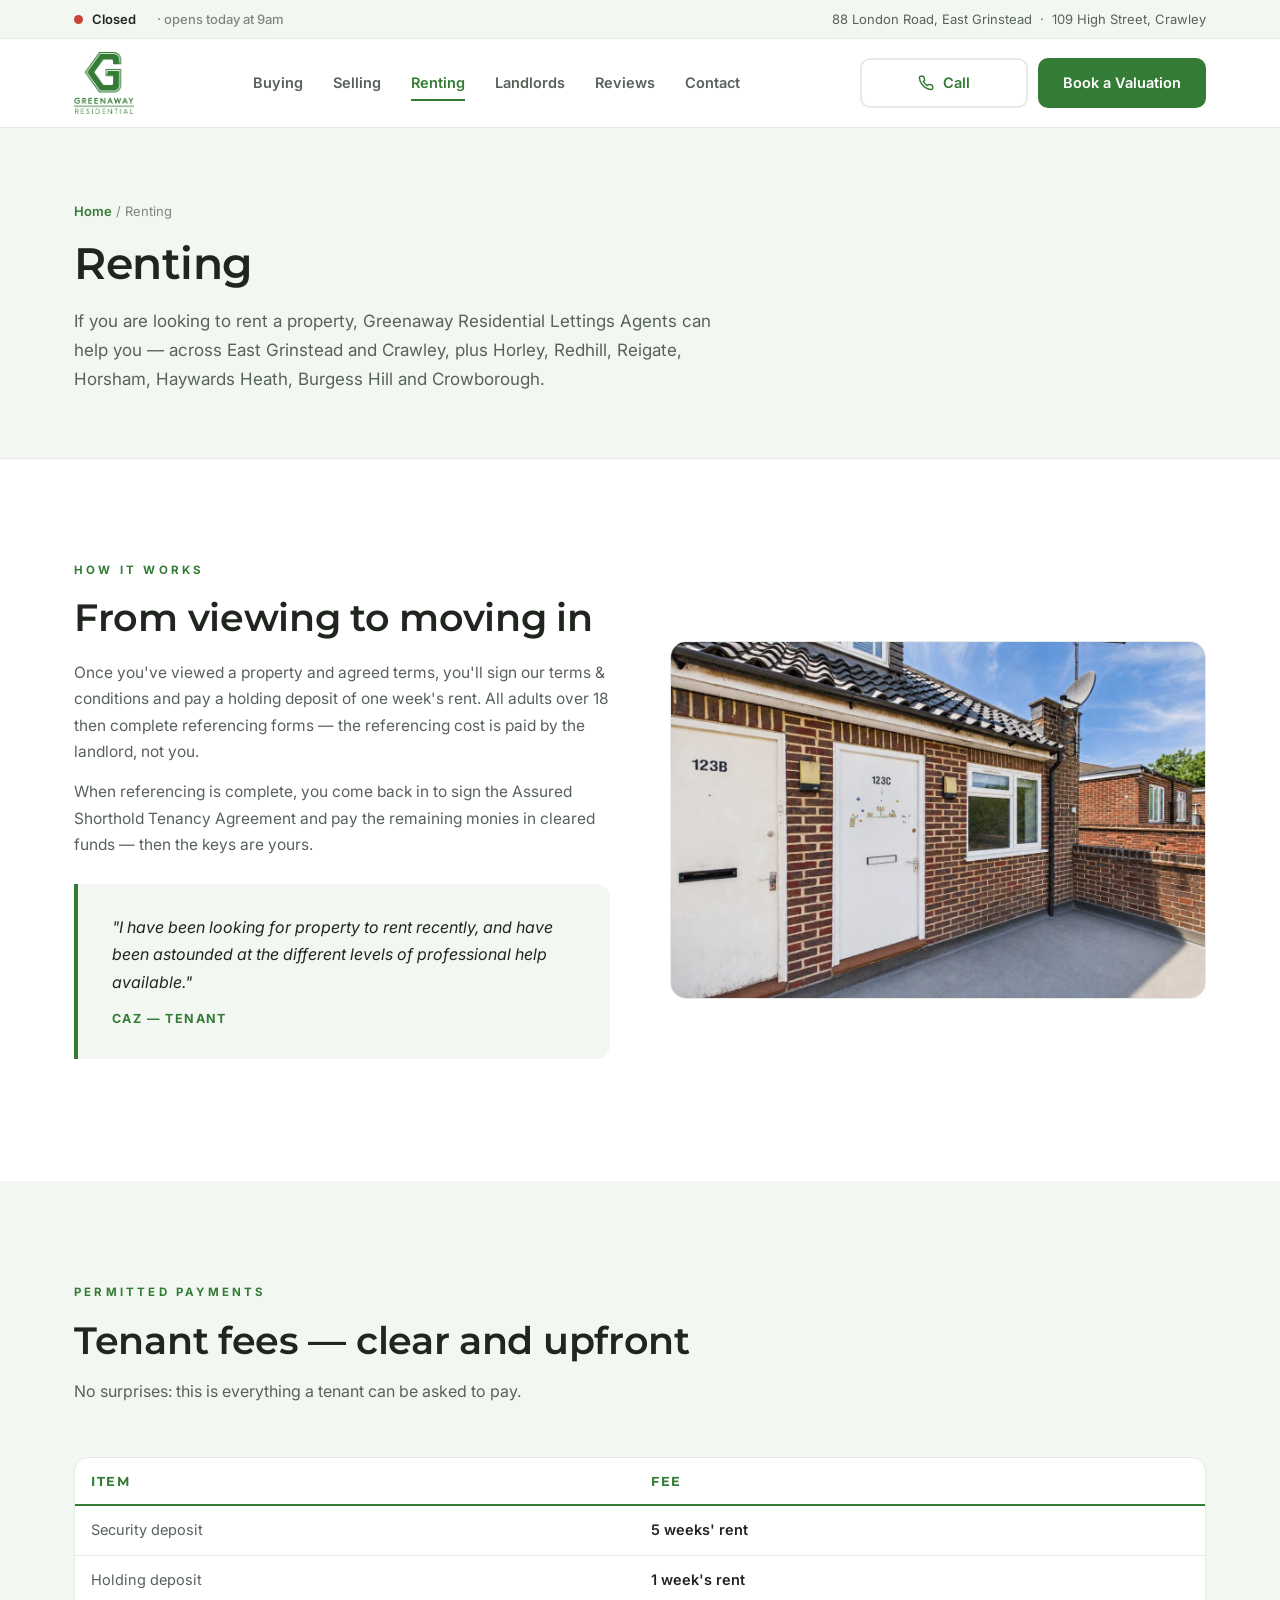
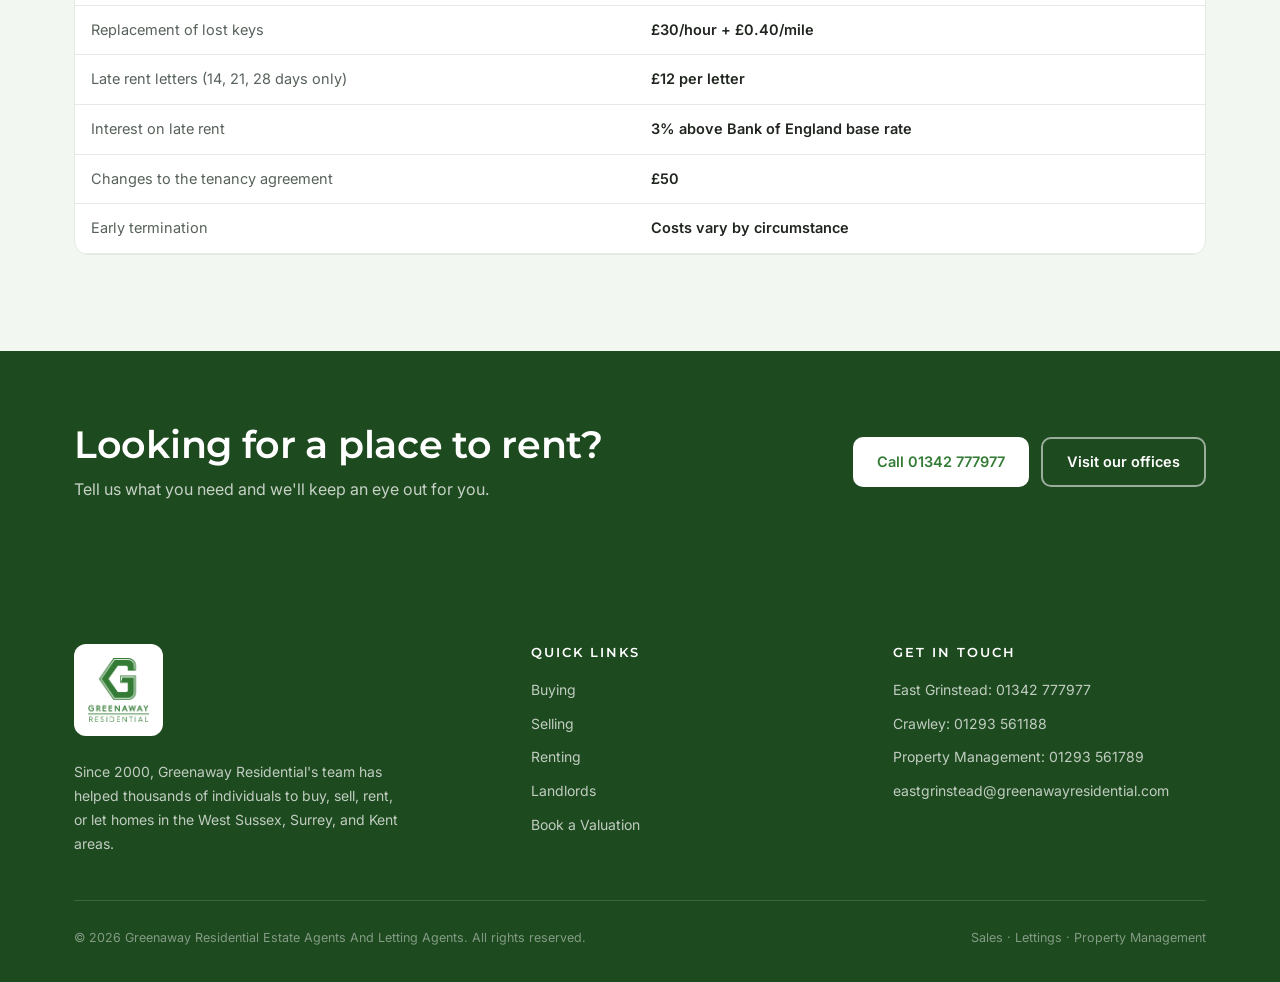
<file: renting.html>
<!DOCTYPE html>
<html lang="en-GB">
<head>
<meta charset="UTF-8">
<meta name="viewport" content="width=device-width, initial-scale=1.0">
<title>Renting a Property — Greenaway Residential, East Grinstead & Crawley</title>
<meta name="description" content="Looking to rent in East Grinstead, Crawley or nearby? Greenaway Residential Lettings — how the rental process works, plus clear tenant fees with no surprises.">
<link rel="canonical" href="https://greenawayresidential.com/renting/">
<link rel="icon" type="image/png" href="assets/greenaway-logo.png">
<link rel="preconnect" href="https://fonts.googleapis.com">
<link rel="preconnect" href="https://fonts.gstatic.com" crossorigin>
<link href="https://fonts.googleapis.com/css2?family=Montserrat:wght@500;600;700&family=Inter:wght@400;500;600;700&display=swap" rel="stylesheet">
<link rel="stylesheet" href="styles.css?v=4">
</head>
<body>

<div class="topbar">
  <div class="container">
    <span class="status" id="liveStatus"><span class="dot"></span><span class="txt">Open now</span>&nbsp;<span class="hrs" id="statusHours"></span></span>
    <span class="addr">88 London Road, East Grinstead &nbsp;·&nbsp; 109 High Street, Crawley</span>
  </div>
</div>

<header>
  <div class="container nav">
    <a href="index.html" class="logo" aria-label="Greenaway Residential — home">
      <img src="assets/greenaway-logo.png" alt="Greenaway Residential">
    </a>
    <nav class="nav-links" id="navLinks">
      <a href="buying.html">Buying</a>
      <a href="selling.html">Selling</a>
      <a href="renting.html" class="active">Renting</a>
      <a href="landlords.html">Landlords</a>
      <a href="index.html#reviews">Reviews</a>
      <a href="index.html#contact">Contact</a>
    </nav>
    <div class="nav-cta">
      <a class="btn btn-outline" href="tel:+441342777977">
        <svg width="16" height="16" viewBox="0 0 24 24" fill="none" stroke="currentColor" stroke-width="2.2"><path d="M22 16.9v3a2 2 0 01-2.2 2 19.8 19.8 0 01-8.6-3.1 19.5 19.5 0 01-6-6A19.8 19.8 0 012.1 4.2 2 2 0 014.1 2h3a2 2 0 012 1.7c.1 1 .4 2 .7 2.9a2 2 0 01-.5 2.1L8 10a16 16 0 006 6l1.3-1.3a2 2 0 012.1-.5c.9.3 1.9.6 2.9.7a2 2 0 011.7 2z"/></svg>
        Call
      </a>
      <a class="btn btn-green" href="index.html#valuation">Book a Valuation</a>
      <button class="burger" id="burger" aria-label="Menu"><span></span><span></span><span></span></button>
    </div>
  </div>
</header>

<div class="page-hero">
  <div class="container">
    <div class="crumb"><a href="index.html">Home</a> / Renting</div>
    <h1>Renting</h1>
    <p class="lead">If you are looking to rent a property, Greenaway Residential Lettings Agents can help you — across East Grinstead and Crawley, plus Horley, Redhill, Reigate, Horsham, Haywards Heath, Burgess Hill and Crowborough.</p>
  </div>
</div>

<section>
  <div class="container split">
    <div class="reveal">
      <span class="kicker">How it works</span>
      <h2>From viewing to moving in</h2>
      <p>Once you've viewed a property and agreed terms, you'll sign our terms &amp; conditions and pay a holding deposit of one week's rent. All adults over 18 then complete referencing forms — the referencing cost is paid by the landlord, not you.</p>
      <p>When referencing is complete, you come back in to sign the Assured Shorthold Tenancy Agreement and pay the remaining monies in cleared funds — then the keys are yours.</p>
      <div class="quote" style="margin-top:26px">
        <p>"I have been looking for property to rent recently, and have been astounded at the different levels of professional help available."</p>
        <div class="who">Caz — Tenant</div>
      </div>
    </div>
    <img class="reveal" src="assets/EAG260121_08-1200x800.jpg" alt="Property to rent in East Grinstead" loading="lazy">
  </div>
</section>

<section class="intro">
  <div class="container">
    <div class="section-head reveal">
      <span class="kicker">Permitted payments</span>
      <h2>Tenant fees — clear and upfront</h2>
      <p>No surprises: this is everything a tenant can be asked to pay.</p>
    </div>
    <div class="table-wrap reveal">
      <table class="fee-table">
        <tr><th>Item</th><th>Fee</th></tr>
        <tr><td>Security deposit</td><td>5 weeks' rent</td></tr>
        <tr><td>Holding deposit</td><td>1 week's rent</td></tr>
        <tr><td>Replacement of lost keys</td><td>£30/hour + £0.40/mile</td></tr>
        <tr><td>Late rent letters (14, 21, 28 days only)</td><td>£12 per letter</td></tr>
        <tr><td>Interest on late rent</td><td>3% above Bank of England base rate</td></tr>
        <tr><td>Changes to the tenancy agreement</td><td>£50</td></tr>
        <tr><td>Early termination</td><td>Costs vary by circumstance</td></tr>
      </table>
    </div>
  </div>
</section>

<div class="cta-band">
  <div class="container">
    <div>
      <h2>Looking for a place to rent?</h2>
      <p>Tell us what you need and we'll keep an eye out for you.</p>
    </div>
    <div class="btns">
      <a class="btn btn-white" href="tel:+441342777977">Call 01342 777977</a>
      <a class="btn btn-ghost" href="index.html#contact">Visit our offices</a>
    </div>
  </div>
</div>

<footer>
  <div class="container">
    <div class="footer-grid">
      <div>
        <span class="footer-logo"><img src="assets/greenaway-logo.png" alt="Greenaway Residential"></span>
        <p style="max-width:330px">Since 2000, Greenaway Residential's team has helped thousands of individuals to buy, sell, rent, or let homes in the West Sussex, Surrey, and Kent areas.</p>
      </div>
      <div>
        <h4>Quick links</h4>
        <ul>
          <li><a href="buying.html">Buying</a></li>
          <li><a href="selling.html">Selling</a></li>
          <li><a href="renting.html">Renting</a></li>
          <li><a href="landlords.html">Landlords</a></li>
          <li><a href="index.html#valuation">Book a Valuation</a></li>
        </ul>
      </div>
      <div>
        <h4>Get in touch</h4>
        <ul>
          <li><a href="tel:+441342777977">East Grinstead: 01342 777977</a></li>
          <li><a href="tel:+441293561188">Crawley: 01293 561188</a></li>
          <li><a href="tel:+441293561789">Property Management: 01293 561789</a></li>
          <li><a href="mailto:eastgrinstead@greenawayresidential.com">eastgrinstead@greenawayresidential.com</a></li>
        </ul>
      </div>
    </div>
    <div class="footer-bottom">
      <span>© 2026 Greenaway Residential Estate Agents And Letting Agents. All rights reserved.</span>
      <span>Sales · Lettings · Property Management</span>
    </div>
  </div>
</footer>

<div class="mobile-bar">
  <a class="call" href="tel:+441342777977"><svg width="16" height="16" viewBox="0 0 24 24" fill="none" stroke="currentColor" stroke-width="2.2"><path d="M22 16.9v3a2 2 0 01-2.2 2 19.8 19.8 0 01-8.6-3.1 19.5 19.5 0 01-6-6A19.8 19.8 0 012.1 4.2 2 2 0 014.1 2h3a2 2 0 012 1.7c.1 1 .4 2 .7 2.9a2 2 0 01-.5 2.1L8 10a16 16 0 006 6l1.3-1.3a2 2 0 012.1-.5c.9.3 1.9.6 2.9.7a2 2 0 011.7 2z"/></svg>Call</a>
  <a class="val" href="index.html#valuation">Book a Valuation</a>
</div>

<script src="site.js?v=2"></script>
</body>
</html>
</file>
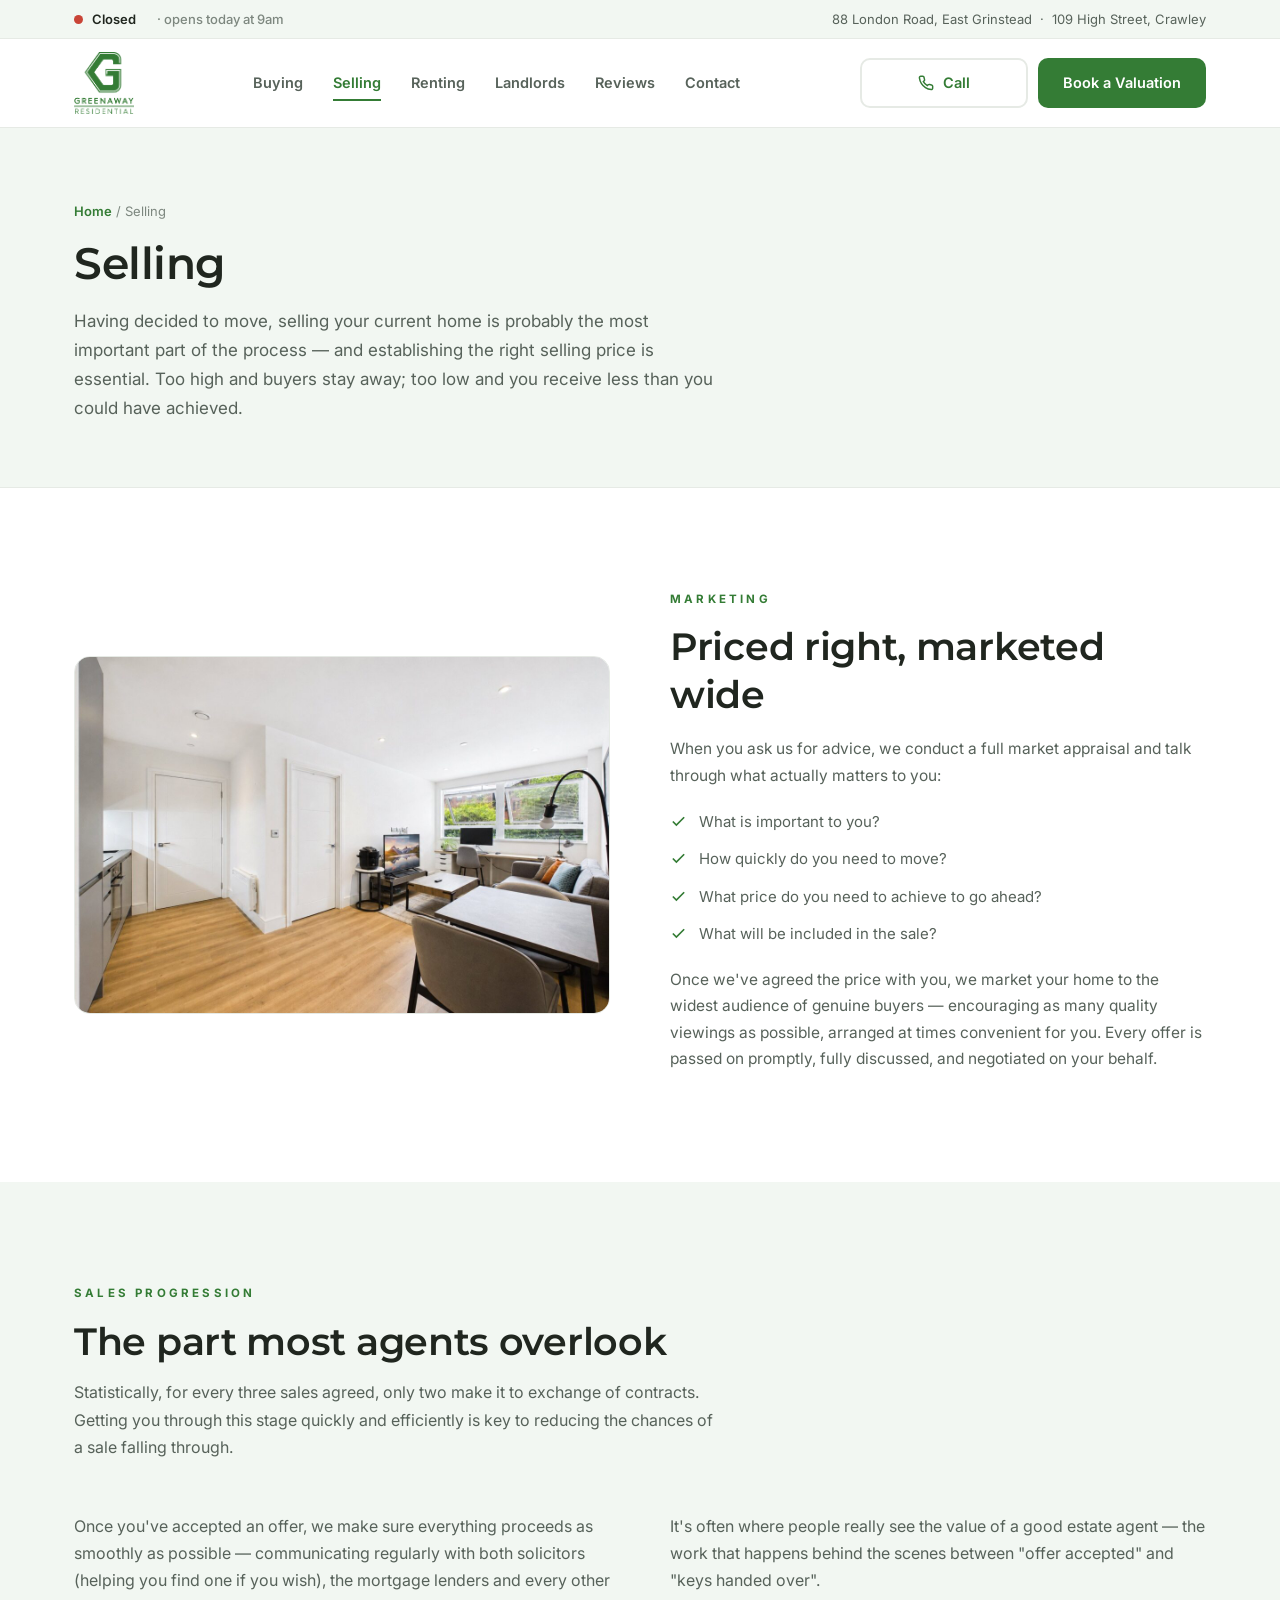
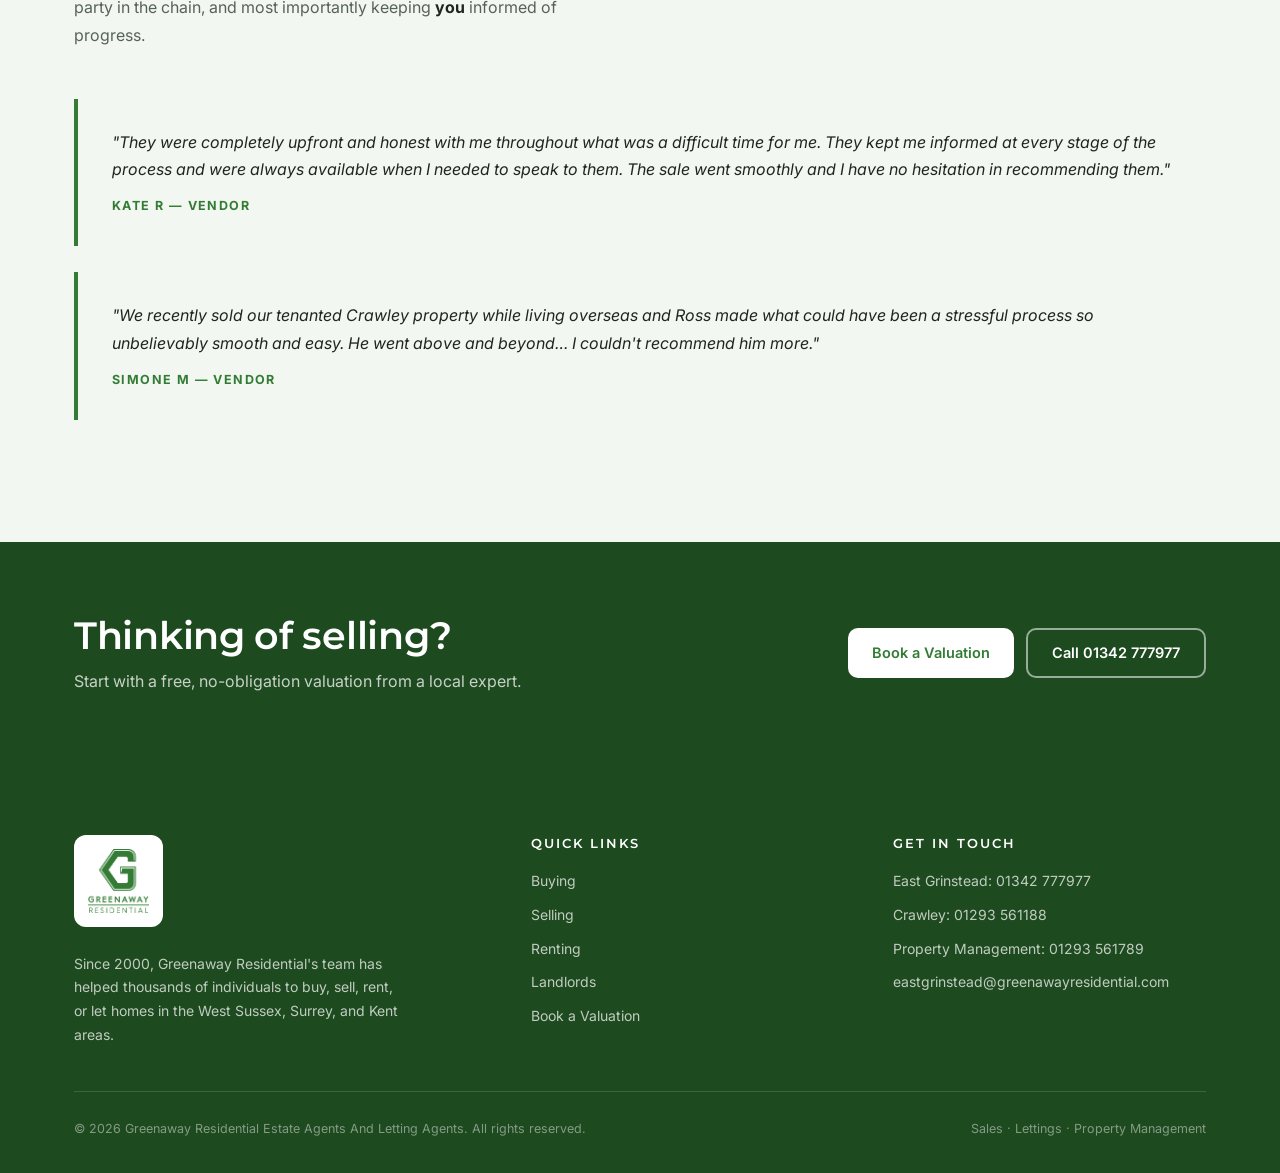
<file: selling.html>
<!DOCTYPE html>
<html lang="en-GB">
<head>
<meta charset="UTF-8">
<meta name="viewport" content="width=device-width, initial-scale=1.0">
<title>Selling Your Home — Greenaway Residential, East Grinstead & Crawley</title>
<meta name="description" content="Selling your home in East Grinstead or Crawley? Honest pricing, effective marketing and hands-on sales progression from Greenaway Residential. Book a free valuation.">
<link rel="canonical" href="https://greenawayresidential.com/selling/">
<link rel="icon" type="image/png" href="assets/greenaway-logo.png">
<link rel="preconnect" href="https://fonts.googleapis.com">
<link rel="preconnect" href="https://fonts.gstatic.com" crossorigin>
<link href="https://fonts.googleapis.com/css2?family=Montserrat:wght@500;600;700&family=Inter:wght@400;500;600;700&display=swap" rel="stylesheet">
<link rel="stylesheet" href="styles.css?v=4">
</head>
<body>

<div class="topbar">
  <div class="container">
    <span class="status" id="liveStatus"><span class="dot"></span><span class="txt">Open now</span>&nbsp;<span class="hrs" id="statusHours"></span></span>
    <span class="addr">88 London Road, East Grinstead &nbsp;·&nbsp; 109 High Street, Crawley</span>
  </div>
</div>

<header>
  <div class="container nav">
    <a href="index.html" class="logo" aria-label="Greenaway Residential — home">
      <img src="assets/greenaway-logo.png" alt="Greenaway Residential">
    </a>
    <nav class="nav-links" id="navLinks">
      <a href="buying.html">Buying</a>
      <a href="selling.html" class="active">Selling</a>
      <a href="renting.html">Renting</a>
      <a href="landlords.html">Landlords</a>
      <a href="index.html#reviews">Reviews</a>
      <a href="index.html#contact">Contact</a>
    </nav>
    <div class="nav-cta">
      <a class="btn btn-outline" href="tel:+441342777977">
        <svg width="16" height="16" viewBox="0 0 24 24" fill="none" stroke="currentColor" stroke-width="2.2"><path d="M22 16.9v3a2 2 0 01-2.2 2 19.8 19.8 0 01-8.6-3.1 19.5 19.5 0 01-6-6A19.8 19.8 0 012.1 4.2 2 2 0 014.1 2h3a2 2 0 012 1.7c.1 1 .4 2 .7 2.9a2 2 0 01-.5 2.1L8 10a16 16 0 006 6l1.3-1.3a2 2 0 012.1-.5c.9.3 1.9.6 2.9.7a2 2 0 011.7 2z"/></svg>
        Call
      </a>
      <a class="btn btn-green" href="index.html#valuation">Book a Valuation</a>
      <button class="burger" id="burger" aria-label="Menu"><span></span><span></span><span></span></button>
    </div>
  </div>
</header>

<div class="page-hero">
  <div class="container">
    <div class="crumb"><a href="index.html">Home</a> / Selling</div>
    <h1>Selling</h1>
    <p class="lead">Having decided to move, selling your current home is probably the most important part of the process — and establishing the right selling price is essential. Too high and buyers stay away; too low and you receive less than you could have achieved.</p>
  </div>
</div>

<section>
  <div class="container split">
    <img class="reveal" src="assets/EAG260117_02-1200x800.jpg" alt="Property in East Grinstead" loading="lazy">
    <div class="reveal">
      <span class="kicker">Marketing</span>
      <h2>Priced right, marketed wide</h2>
      <p>When you ask us for advice, we conduct a full market appraisal and talk through what actually matters to you:</p>
      <ul class="checklist">
        <li><svg width="17" height="17" viewBox="0 0 24 24" fill="none" stroke="#347c35" stroke-width="2.4"><path d="M20 6L9 17l-5-5"/></svg>What is important to you?</li>
        <li><svg width="17" height="17" viewBox="0 0 24 24" fill="none" stroke="#347c35" stroke-width="2.4"><path d="M20 6L9 17l-5-5"/></svg>How quickly do you need to move?</li>
        <li><svg width="17" height="17" viewBox="0 0 24 24" fill="none" stroke="#347c35" stroke-width="2.4"><path d="M20 6L9 17l-5-5"/></svg>What price do you need to achieve to go ahead?</li>
        <li><svg width="17" height="17" viewBox="0 0 24 24" fill="none" stroke="#347c35" stroke-width="2.4"><path d="M20 6L9 17l-5-5"/></svg>What will be included in the sale?</li>
      </ul>
      <p>Once we've agreed the price with you, we market your home to the widest audience of genuine buyers — encouraging as many quality viewings as possible, arranged at times convenient for you. Every offer is passed on promptly, fully discussed, and negotiated on your behalf.</p>
    </div>
  </div>
</section>

<section class="intro">
  <div class="container">
    <div class="section-head reveal">
      <span class="kicker">Sales progression</span>
      <h2>The part most agents overlook</h2>
      <p>Statistically, for every three sales agreed, only two make it to exchange of contracts. Getting you through this stage quickly and efficiently is key to reducing the chances of a sale falling through.</p>
    </div>
    <div class="intro-grid" style="align-items:start">
      <div class="reveal">
        <p style="color:var(--soft)">Once you've accepted an offer, we make sure everything proceeds as smoothly as possible — communicating regularly with both solicitors (helping you find one if you wish), the mortgage lenders and every other party in the chain, and most importantly keeping <b style="color:var(--ink)">you</b> informed of progress.</p>
      </div>
      <div class="reveal">
        <p style="color:var(--soft)">It's often where people really see the value of a good estate agent — the work that happens behind the scenes between "offer accepted" and "keys handed over".</p>
      </div>
    </div>
    <div class="quote reveal" style="margin-top:34px">
      <p>"They were completely upfront and honest with me throughout what was a difficult time for me. They kept me informed at every stage of the process and were always available when I needed to speak to them. The sale went smoothly and I have no hesitation in recommending them."</p>
      <div class="who">Kate R — Vendor</div>
    </div>
    <div class="quote reveal">
      <p>"We recently sold our tenanted Crawley property while living overseas and Ross made what could have been a stressful process so unbelievably smooth and easy. He went above and beyond… I couldn't recommend him more."</p>
      <div class="who">Simone M — Vendor</div>
    </div>
  </div>
</section>

<div class="cta-band">
  <div class="container">
    <div>
      <h2>Thinking of selling?</h2>
      <p>Start with a free, no-obligation valuation from a local expert.</p>
    </div>
    <div class="btns">
      <a class="btn btn-white" href="index.html#valuation">Book a Valuation</a>
      <a class="btn btn-ghost" href="tel:+441342777977">Call 01342 777977</a>
    </div>
  </div>
</div>

<footer>
  <div class="container">
    <div class="footer-grid">
      <div>
        <span class="footer-logo"><img src="assets/greenaway-logo.png" alt="Greenaway Residential"></span>
        <p style="max-width:330px">Since 2000, Greenaway Residential's team has helped thousands of individuals to buy, sell, rent, or let homes in the West Sussex, Surrey, and Kent areas.</p>
      </div>
      <div>
        <h4>Quick links</h4>
        <ul>
          <li><a href="buying.html">Buying</a></li>
          <li><a href="selling.html">Selling</a></li>
          <li><a href="renting.html">Renting</a></li>
          <li><a href="landlords.html">Landlords</a></li>
          <li><a href="index.html#valuation">Book a Valuation</a></li>
        </ul>
      </div>
      <div>
        <h4>Get in touch</h4>
        <ul>
          <li><a href="tel:+441342777977">East Grinstead: 01342 777977</a></li>
          <li><a href="tel:+441293561188">Crawley: 01293 561188</a></li>
          <li><a href="tel:+441293561789">Property Management: 01293 561789</a></li>
          <li><a href="mailto:eastgrinstead@greenawayresidential.com">eastgrinstead@greenawayresidential.com</a></li>
        </ul>
      </div>
    </div>
    <div class="footer-bottom">
      <span>© 2026 Greenaway Residential Estate Agents And Letting Agents. All rights reserved.</span>
      <span>Sales · Lettings · Property Management</span>
    </div>
  </div>
</footer>

<div class="mobile-bar">
  <a class="call" href="tel:+441342777977"><svg width="16" height="16" viewBox="0 0 24 24" fill="none" stroke="currentColor" stroke-width="2.2"><path d="M22 16.9v3a2 2 0 01-2.2 2 19.8 19.8 0 01-8.6-3.1 19.5 19.5 0 01-6-6A19.8 19.8 0 012.1 4.2 2 2 0 014.1 2h3a2 2 0 012 1.7c.1 1 .4 2 .7 2.9a2 2 0 01-.5 2.1L8 10a16 16 0 006 6l1.3-1.3a2 2 0 012.1-.5c.9.3 1.9.6 2.9.7a2 2 0 011.7 2z"/></svg>Call</a>
  <a class="val" href="index.html#valuation">Book a Valuation</a>
</div>

<script src="site.js?v=2"></script>
</body>
</html>
</file>
<file: styles.css>
/* Greenaway Residential — shared styles (minimalist, brand green from logo) */
:root{
  --green:#347c35;
  --green-dark:#2a642b;
  --green-deep:#1e4a1f;
  --tint:#f2f7f2;
  --ink:#20261f;
  --soft:#57625a;
  --muted:#7d877f;
  --line:#e6eae5;
  --bg:#ffffff;
  --radius:10px;
  --font-display:"Montserrat",sans-serif;
  --font-body:"Inter",sans-serif;
}
*{margin:0;padding:0;box-sizing:border-box}
html{scroll-behavior:smooth;scroll-padding-top:130px}
body{font-family:var(--font-body);color:var(--ink);background:var(--bg);line-height:1.7;-webkit-font-smoothing:antialiased}
img{max-width:100%;display:block}
a{color:inherit;text-decoration:none}
ul{list-style:none}
.container{max-width:1180px;margin:0 auto;padding:0 24px}
section{padding:96px 0}
h1,h2,h3,h4{font-family:var(--font-display);line-height:1.25;font-weight:600}
h2{font-size:clamp(26px,3.4vw,38px);color:var(--ink);letter-spacing:-.3px}
.kicker{display:inline-block;font-size:11.5px;font-weight:700;letter-spacing:3.2px;text-transform:uppercase;color:var(--green);margin-bottom:14px}
.section-head{max-width:640px;margin-bottom:52px}
.section-head p{color:var(--soft);margin-top:14px;font-size:16px}
.center{text-align:center}.center .section-head{margin-left:auto;margin-right:auto}

/* ---------- top bar (live open/closed status) ---------- */
.topbar{background:var(--tint);border-bottom:1px solid var(--line);font-size:13px;color:var(--soft)}
.topbar .container{display:flex;justify-content:space-between;align-items:center;gap:14px;height:38px;white-space:nowrap}
.status{display:inline-flex;align-items:center;gap:9px;font-weight:600;color:var(--ink)}
.status .dot{width:9px;height:9px;border-radius:50%;background:#31a24c;box-shadow:0 0 0 0 rgba(49,162,76,.5);animation:pulse 2s infinite;flex-shrink:0}
.status.closed .dot{background:#c94437;box-shadow:none;animation:none}
.status .hrs{color:var(--muted);font-weight:500}
@keyframes pulse{0%{box-shadow:0 0 0 0 rgba(49,162,76,.45)}70%{box-shadow:0 0 0 7px rgba(49,162,76,0)}100%{box-shadow:0 0 0 0 rgba(49,162,76,0)}}
.topbar .addr{display:inline-flex;align-items:center;gap:8px;overflow:hidden;text-overflow:ellipsis}
@media(max-width:760px){.topbar .addr{display:none}.topbar .container{justify-content:center}}

/* ---------- header ---------- */
header{position:sticky;top:0;z-index:80;background:rgba(255,255,255,.96);backdrop-filter:blur(10px);border-bottom:1px solid var(--line)}
.nav{display:flex;align-items:center;justify-content:space-between;height:88px;gap:18px}
.logo{display:flex;align-items:center;flex-shrink:0}
.logo img{height:62px;width:auto}
.nav-links{display:flex;gap:30px;font-weight:600;font-size:14.5px}
.nav-links a{position:relative;padding:6px 0;color:var(--soft);white-space:nowrap}
.nav-links a:hover,.nav-links a.active{color:var(--green)}
.nav-links a::after{content:"";position:absolute;left:0;bottom:0;width:0;height:2px;background:var(--green);transition:width .25s}
.nav-links a:hover::after,.nav-links a.active::after{width:100%}
.nav-cta{display:flex;align-items:center;gap:10px}
.btn{display:inline-flex;align-items:center;justify-content:center;gap:9px;font-weight:600;font-size:14.5px;padding:0 24px;height:50px;border-radius:var(--radius);border:none;cursor:pointer;transition:.2s;font-family:var(--font-body);white-space:nowrap;box-sizing:border-box}
.nav-cta .btn{min-width:168px}
.btn-green{background:var(--green);color:#fff}
.btn-green:hover{background:var(--green-dark)}
.btn-outline{background:transparent;border:2px solid var(--line);color:var(--green)}
.btn-outline:hover{border-color:var(--green)}
.btn-white{background:#fff;color:var(--green)}
.btn-white:hover{background:var(--tint)}
.btn-ghost{background:transparent;border:2px solid rgba(255,255,255,.55);color:#fff}
.btn-ghost:hover{border-color:#fff}
.burger{display:none;background:none;border:none;cursor:pointer;width:44px;height:44px;flex-direction:column;justify-content:center;align-items:center;gap:5px;flex-shrink:0}
.burger span{width:24px;height:2px;background:var(--green)}
@media(max-width:1200px){
  .nav-links{position:fixed;inset:127px 0 auto 0;background:#fff;flex-direction:column;gap:0;padding:8px 24px 20px;border-bottom:1px solid var(--line);display:none;z-index:79}
  .nav-links.open{display:flex}
  .nav-links a{padding:15px 0;border-bottom:1px solid var(--line);font-size:16px}
  .burger{display:flex}
}
@media(max-width:640px){
  .logo img{height:50px}
  .nav{height:76px}
  html{scroll-padding-top:118px}
  .nav-links{inset:115px 0 auto 0}
  .nav-cta .btn{min-width:0;padding:0 16px;font-size:13.5px;height:46px}
  .nav-cta .btn-outline{display:none}
}

/* ---------- hero (homepage) ---------- */
.hero{position:relative;min-height:560px;display:flex;align-items:center;overflow:hidden}
.hero .bg{position:absolute;inset:0;width:100%;height:100%;object-fit:cover}
.hero::before{content:"";position:absolute;inset:0;background:linear-gradient(100deg,rgba(14,32,15,.72) 0%,rgba(14,32,15,.42) 55%,rgba(14,32,15,.18) 100%);z-index:1}
.hero .container{position:relative;z-index:2;padding-top:70px;padding-bottom:120px}
.hero h1{color:#fff;font-size:clamp(30px,4.4vw,50px);font-weight:600;max-width:640px;letter-spacing:-.5px}
.hero .sub{color:rgba(255,255,255,.88);font-size:clamp(15px,1.9vw,18px);margin:18px 0 30px;max-width:520px}
.hero-badges{display:flex;flex-wrap:wrap;gap:10px;margin-bottom:22px}
.hero-badge{display:inline-flex;align-items:center;gap:7px;background:rgba(255,255,255,.12);border:1px solid rgba(255,255,255,.28);backdrop-filter:blur(4px);border-radius:99px;padding:6px 14px;font-size:13px;font-weight:600;color:#fff}
.hero-badge .star{color:#f5b60d}
.hero-actions{display:flex;gap:12px;flex-wrap:wrap}

/* ---------- property search bar ---------- */
.searchbar-wrap{position:relative;z-index:5;margin-top:-64px}
.searchbar{background:#fff;border:1px solid var(--line);border-radius:14px;box-shadow:0 18px 50px rgba(24,48,25,.12);padding:22px;display:grid;grid-template-columns:auto 1fr 1fr auto;gap:14px;align-items:end}
.seg{display:inline-flex;background:var(--tint);border:1px solid var(--line);border-radius:var(--radius);padding:4px;height:50px;align-self:end}
.seg button{border:none;background:transparent;font-family:var(--font-body);font-weight:600;font-size:14.5px;color:var(--soft);padding:0 26px;border-radius:7px;cursor:pointer;transition:.15s}
.seg button.on{background:var(--green);color:#fff}
.field label{display:block;font-size:11px;font-weight:700;letter-spacing:1.6px;text-transform:uppercase;color:var(--muted);margin-bottom:7px}
.field select{width:100%;height:50px;border:1px solid var(--line);border-radius:var(--radius);padding:0 14px;font-family:var(--font-body);font-size:14.5px;color:var(--ink);background:#fff;cursor:pointer}
.field select:focus{outline:2px solid var(--green);outline-offset:-1px}
.searchbar .btn{height:50px;min-width:160px}
.search-note{display:none;margin-top:14px;font-size:13.5px;color:var(--muted);text-align:center}
.search-note.show{display:block}
@media(max-width:900px){.searchbar{grid-template-columns:1fr 1fr}.seg{grid-column:1/-1;justify-self:stretch}.seg button{flex:1}.searchbar .btn{grid-column:1/-1}}

/* ---------- featured properties ---------- */
.props-grid{display:grid;grid-template-columns:repeat(3,1fr);gap:26px}
.prop{background:#fff;border:1px solid var(--line);border-radius:14px;overflow:hidden;transition:.25s}
.prop:hover{transform:translateY(-4px);box-shadow:0 16px 40px rgba(24,48,25,.10)}
.prop .ph{position:relative;aspect-ratio:3/2;overflow:hidden}
.prop .ph img{width:100%;height:100%;object-fit:cover;transition:transform .5s}
.prop:hover .ph img{transform:scale(1.04)}
.stag{position:absolute;top:14px;left:14px;background:var(--green);color:#fff;font-size:11.5px;font-weight:700;letter-spacing:1.4px;text-transform:uppercase;padding:6px 12px;border-radius:6px}
.stag.agreed{background:#8b9089}
.prop .body{padding:22px 24px 24px}
.prop .price{font-family:var(--font-display);font-weight:700;font-size:21px;color:var(--green)}
.prop .price small{font-size:13px;color:var(--muted);font-weight:500;font-family:var(--font-body)}
.prop .addr{font-size:15px;font-weight:600;margin:6px 0 12px}
.prop .meta{display:flex;gap:16px;font-size:13.5px;color:var(--muted);border-top:1px solid var(--line);padding-top:14px}
.props-note{margin-top:26px;font-size:13.5px;color:var(--muted);text-align:center}
@media(max-width:900px){.props-grid{grid-template-columns:1fr}}

/* ---------- intro / text sections ---------- */
.intro{background:var(--tint)}
.intro-grid{display:grid;grid-template-columns:1fr 1fr;gap:60px;align-items:center}
.intro-grid p{color:var(--soft);margin-bottom:16px;font-size:16px}
.intro-grid p b{color:var(--ink)}
@media(max-width:900px){.intro-grid{grid-template-columns:1fr;gap:30px}}

/* ---------- services ---------- */
.svc-grid{display:grid;grid-template-columns:repeat(4,1fr);gap:22px}
.svc{border:1px solid var(--line);border-radius:14px;padding:32px 28px;background:#fff;transition:.25s;display:flex;flex-direction:column}
.svc:hover{border-color:var(--green);transform:translateY(-4px);box-shadow:0 16px 40px rgba(24,48,25,.08)}
.svc h4{font-size:18px;margin:0 0 10px}
.svc p{font-size:14.5px;color:var(--soft);flex:1}
.svc .go{margin-top:18px;font-weight:700;font-size:13.5px;color:var(--green);display:inline-flex;align-items:center;gap:7px}
.svc .go svg{transition:transform .2s}
.svc:hover .go svg{transform:translateX(4px)}
.svc .ic{width:46px;height:46px;border-radius:10px;background:var(--tint);display:grid;place-items:center;margin-bottom:18px;color:var(--green)}
@media(max-width:1000px){.svc-grid{grid-template-columns:1fr 1fr}}
@media(max-width:560px){.svc-grid{grid-template-columns:1fr}}

/* ---------- google reviews ---------- */
.greviews{background:var(--tint)}
.grating{display:flex;align-items:center;gap:22px;flex-wrap:wrap;margin-bottom:44px}
.grating .glogo{width:54px;height:54px;background:#fff;border:1px solid var(--line);border-radius:12px;display:grid;place-items:center}
.grating .score{font-family:var(--font-display);font-size:52px;font-weight:700;line-height:1;color:var(--ink)}
.grating .stars{color:#f5b60d;font-size:20px;letter-spacing:2px}
.grating .meta{font-size:14px;color:var(--muted)}
.grating .meta a{color:var(--green);font-weight:600}
.reviews-grid{display:grid;grid-template-columns:repeat(3,1fr);gap:22px}
.review-card{background:#fff;border:1px solid var(--line);border-radius:14px;padding:28px}
.review-card .stars{color:#f5b60d;letter-spacing:2px;margin-bottom:12px;font-size:15px}
.review-card p{font-size:14.5px;color:var(--soft);margin-bottom:16px}
.review-card .who{font-size:12px;letter-spacing:1.4px;text-transform:uppercase;font-weight:700;color:var(--green)}
.review-card .who small{display:block;letter-spacing:0;text-transform:none;font-weight:500;color:var(--muted);margin-top:3px;font-size:12px}
@media(max-width:900px){.reviews-grid{grid-template-columns:1fr}}

/* ---------- valuation ---------- */
.valuation .val-grid{display:grid;grid-template-columns:1fr 1fr;gap:60px;align-items:start}
.val-points{margin-top:26px;display:grid;gap:16px}
.val-point{display:flex;gap:14px;align-items:flex-start;font-size:15px;color:var(--soft)}
.val-point svg{flex-shrink:0;margin-top:4px}
.val-card{background:#fff;border:1px solid var(--line);border-radius:16px;padding:34px;box-shadow:0 18px 50px rgba(24,48,25,.08)}
.val-card h3{font-size:20px;margin-bottom:6px}
.val-card>p{font-size:14px;color:var(--muted);margin-bottom:20px}
.val-card label{display:block;font-size:12px;font-weight:700;letter-spacing:1.2px;text-transform:uppercase;color:var(--muted);margin:14px 0 6px}
.val-card input,.val-card select{width:100%;height:48px;border:1px solid var(--line);border-radius:var(--radius);padding:0 14px;font-family:var(--font-body);font-size:15px;color:var(--ink);background:#fff}
.val-card input:focus,.val-card select:focus{outline:2px solid var(--green);outline-offset:-1px}
.val-row{display:grid;grid-template-columns:1fr 1fr;gap:14px}
.val-note{display:flex;gap:9px;align-items:center;font-size:12.5px;color:var(--muted);margin:18px 0}
.val-success{display:none;margin-top:16px;background:var(--tint);border:1px solid var(--green);color:var(--green-deep);border-radius:var(--radius);padding:14px 16px;font-size:14px;font-weight:600}
@media(max-width:900px){.valuation .val-grid{grid-template-columns:1fr;gap:34px}.val-row{grid-template-columns:1fr}}

/* ---------- offices ---------- */
.offices-grid{display:grid;grid-template-columns:1fr 1fr;gap:60px;align-items:start}
.contact-card{border:1px solid var(--line);border-radius:14px;padding:28px;margin-bottom:20px;background:#fff}
.contact-card h3{font-size:17px;margin-bottom:14px}
.contact-line{display:flex;gap:12px;align-items:flex-start;font-size:14.5px;color:var(--soft);margin-bottom:11px}
.contact-line svg{flex-shrink:0;margin-top:3px}
.contact-line a{color:var(--green);font-weight:600}
.map-frame{border-radius:16px;overflow:hidden;border:1px solid var(--line);height:100%;min-height:440px}
.map-frame iframe{width:100%;height:100%;min-height:440px;border:0}
@media(max-width:900px){.offices-grid{grid-template-columns:1fr}}

/* ---------- CTA band ---------- */
.cta-band{background:var(--green-deep);color:#fff;padding:70px 0}
.cta-band .container{display:flex;justify-content:space-between;align-items:center;gap:26px;flex-wrap:wrap}
.cta-band h2{color:#fff}
.cta-band p{color:rgba(255,255,255,.75);margin-top:8px}
.cta-band .btns{display:flex;gap:12px;flex-wrap:wrap}

/* ---------- subpage hero ---------- */
.page-hero{background:var(--tint);border-bottom:1px solid var(--line);padding:72px 0 64px}
.page-hero .crumb{font-size:13px;color:var(--muted);margin-bottom:14px}
.page-hero .crumb a{color:var(--green);font-weight:600}
.page-hero h1{font-size:clamp(30px,4vw,44px);letter-spacing:-.5px}
.page-hero .lead{max-width:640px;color:var(--soft);font-size:17px;margin-top:16px}

/* ---------- subpage content blocks ---------- */
.split{display:grid;grid-template-columns:1fr 1fr;gap:60px;align-items:center}
.split img{border-radius:16px;border:1px solid var(--line)}
.split h2{margin-bottom:18px}
.split p{color:var(--soft);margin-bottom:14px;font-size:15.5px}
@media(max-width:900px){.split{grid-template-columns:1fr;gap:28px}}
.checklist{display:grid;gap:12px;margin:20px 0}
.checklist li{display:flex;gap:12px;align-items:flex-start;font-size:15px;color:var(--soft)}
.checklist li svg{flex-shrink:0;margin-top:4px}
.quote{background:var(--tint);border-left:4px solid var(--green);border-radius:0 14px 14px 0;padding:30px 34px;margin:26px 0}
.quote p{font-size:16px;color:var(--ink);font-style:italic;margin-bottom:12px}
.quote .who{font-size:12.5px;letter-spacing:1.4px;text-transform:uppercase;font-weight:700;color:var(--green)}
.steps{display:grid;grid-template-columns:repeat(4,1fr);gap:22px;counter-reset:step}
.step{border:1px solid var(--line);border-radius:14px;padding:28px;background:#fff}
.step .num{font-family:var(--font-display);font-weight:700;font-size:15px;color:var(--green);letter-spacing:2px;margin-bottom:12px;display:block}
.step h4{font-size:16.5px;margin-bottom:8px}
.step p{font-size:14px;color:var(--soft)}
@media(max-width:1000px){.steps{grid-template-columns:1fr 1fr}}
@media(max-width:560px){.steps{grid-template-columns:1fr}}
.fee-cards{display:grid;grid-template-columns:repeat(3,1fr);gap:22px}
.fee-card{border:1px solid var(--line);border-radius:14px;padding:32px 28px;background:#fff;display:flex;flex-direction:column}
.fee-card.hot{border-color:var(--green);box-shadow:0 16px 40px rgba(24,48,25,.08)}
.fee-card .tag{font-size:11px;font-weight:700;letter-spacing:2px;text-transform:uppercase;color:var(--green);margin-bottom:10px}
.fee-card h3{font-size:19px;margin-bottom:6px}
.fee-card .fee{font-family:var(--font-display);font-weight:700;font-size:26px;color:var(--green);margin:10px 0 4px}
.fee-card .fee small{font-size:13px;color:var(--muted);font-weight:500;font-family:var(--font-body)}
.fee-card ul{margin-top:16px;display:grid;gap:9px;flex:1}
.fee-card ul li{display:flex;gap:10px;font-size:14px;color:var(--soft);align-items:flex-start}
.fee-card ul li svg{flex-shrink:0;margin-top:4px}
@media(max-width:960px){.fee-cards{grid-template-columns:1fr}}
.fee-table{width:100%;border-collapse:collapse;font-size:14.5px}
.fee-table th{text-align:left;font-family:var(--font-display);font-size:13px;letter-spacing:1.5px;text-transform:uppercase;color:var(--green);padding:12px 16px;border-bottom:2px solid var(--green)}
.fee-table td{padding:12px 16px;border-bottom:1px solid var(--line);color:var(--soft)}
.fee-table td:last-child{font-weight:600;color:var(--ink);white-space:nowrap}
.table-wrap{overflow-x:auto;border:1px solid var(--line);border-radius:14px;background:#fff}

/* ---------- footer ---------- */
footer{background:var(--green-deep);color:rgba(255,255,255,.72);padding:70px 0 34px;font-size:14px}
footer h4{color:#fff;font-size:13px;letter-spacing:2px;text-transform:uppercase;margin-bottom:18px}
.footer-grid{display:grid;grid-template-columns:1.3fr 1fr 1fr;gap:50px;padding-bottom:44px;border-bottom:1px solid rgba(255,255,255,.14)}
.footer-grid ul li{margin-bottom:10px}
.footer-grid a:hover{color:#fff}
.footer-logo{background:#fff;border-radius:12px;padding:14px;display:inline-block;margin-bottom:18px}
.footer-logo img{height:64px;width:auto}
.footer-bottom{display:flex;justify-content:space-between;gap:14px;padding-top:26px;font-size:12.5px;color:rgba(255,255,255,.45);flex-wrap:wrap}
@media(max-width:900px){.footer-grid{grid-template-columns:1fr;gap:34px}}

/* ---------- mobile sticky bar ---------- */
.mobile-bar{display:none;position:fixed;bottom:0;left:0;right:0;z-index:90;background:#fff;border-top:1px solid var(--line);padding:10px 14px calc(10px + env(safe-area-inset-bottom));gap:10px}
.mobile-bar a{flex:1;display:flex;align-items:center;justify-content:center;gap:8px;height:48px;border-radius:var(--radius);font-weight:700;font-size:14.5px}
.mobile-bar .call{border:2px solid var(--green);color:var(--green)}
.mobile-bar .val{background:var(--green);color:#fff}
@media(max-width:760px){.mobile-bar{display:flex}body{padding-bottom:70px}}

/* ---------- property detail ---------- */
.gallery-main{position:relative;border-radius:16px;overflow:hidden;border:1px solid var(--line);aspect-ratio:16/9;background:#111;touch-action:pan-y}
.gal-track{display:flex;height:100%;transition:transform .5s cubic-bezier(.4,0,.2,1);will-change:transform}
.gal-track img{width:100%;height:100%;object-fit:cover;flex-shrink:0;user-select:none;-webkit-user-drag:none}
.gal-btn{position:absolute;top:50%;transform:translateY(-50%);width:46px;height:46px;border-radius:50%;border:none;background:rgba(255,255,255,.92);color:var(--green);display:grid;place-items:center;cursor:pointer;transition:.15s}
.gal-btn:hover{background:#fff}
.gal-btn.prev{left:16px}.gal-btn.next{right:16px}
.gal-count{position:absolute;right:16px;bottom:14px;background:rgba(14,32,15,.72);color:#fff;font-size:12.5px;font-weight:600;padding:5px 12px;border-radius:99px}
.gallery-thumbs{display:flex;gap:10px;margin-top:12px;overflow-x:auto;padding-bottom:4px}
.gallery-thumbs img{width:104px;height:70px;object-fit:cover;border-radius:8px;cursor:pointer;border:2px solid transparent;opacity:.75;transition:.15s;flex-shrink:0}
.gallery-thumbs img:hover{opacity:1}
.gallery-thumbs img.on{border-color:var(--green);opacity:1}
.prop-head{display:flex;justify-content:space-between;align-items:flex-start;gap:24px;margin:30px 0 26px;flex-wrap:wrap}
.prop-price{font-family:var(--font-display);font-weight:700;font-size:clamp(24px,3vw,34px);color:var(--green);white-space:nowrap}
.prop-price small{font-size:14px;color:var(--muted);font-weight:500;font-family:var(--font-body)}
.prop-cols{display:grid;grid-template-columns:minmax(0,1fr) 380px;gap:50px;align-items:start}
@media(max-width:1000px){.prop-cols{grid-template-columns:1fr}}
.facts{display:grid;grid-template-columns:repeat(3,1fr);gap:12px}
.fact{border:1px solid var(--line);border-radius:10px;padding:13px 16px;background:#fff}
.fact span{display:block;font-size:11px;font-weight:700;letter-spacing:1.4px;text-transform:uppercase;color:var(--muted)}
.fact b{font-size:15px;color:var(--ink)}
@media(max-width:640px){.facts{grid-template-columns:1fr 1fr}}
.prop-desc p{color:var(--soft);font-size:15.5px;margin-bottom:14px}
.checklist.two-col{grid-template-columns:1fr 1fr;display:grid;gap:12px 26px}
@media(max-width:700px){.checklist.two-col{grid-template-columns:1fr}}
.side-card{position:sticky;top:150px}
.side-call{border-top:1px solid var(--line);margin-top:20px;padding-top:18px;display:grid;gap:10px}
.side-call span{font-size:13px;color:var(--muted)}

/* ---------- instant valuation modal ---------- */
.modal-backdrop{position:fixed;inset:0;background:rgba(14,32,15,.55);z-index:120;display:none;align-items:center;justify-content:center;padding:20px}
.modal-backdrop.open{display:flex}
.modal{background:#fff;border-radius:18px;max-width:520px;width:100%;padding:36px;position:relative;max-height:92vh;overflow-y:auto}
.modal h3{font-size:21px;margin-bottom:6px}
.modal>p{font-size:14px;color:var(--muted);margin-bottom:20px}
.modal-close{position:absolute;top:16px;right:16px;width:38px;height:38px;border-radius:50%;border:1px solid var(--line);background:#fff;cursor:pointer;display:grid;place-items:center;color:var(--soft)}
.modal-close:hover{color:var(--ink);border-color:var(--soft)}
.modal label{display:block;font-size:12px;font-weight:700;letter-spacing:1.2px;text-transform:uppercase;color:var(--muted);margin:14px 0 6px}
.modal input,.modal select{width:100%;height:48px;border:1px solid var(--line);border-radius:var(--radius);padding:0 14px;font-family:var(--font-body);font-size:15px;color:var(--ink);background:#fff}
.modal input:focus,.modal select:focus{outline:2px solid var(--green);outline-offset:-1px}
.modal .val-row{display:grid;grid-template-columns:1fr 1fr;gap:14px}
.iv-result{display:none;text-align:center;padding:10px 0 4px}
.iv-result.show{display:block}
.iv-result .range{font-family:var(--font-display);font-weight:700;font-size:clamp(26px,4vw,34px);color:var(--green);margin:10px 0 4px}
.iv-result .basis{font-size:12.5px;color:var(--muted);margin-bottom:18px}
.iv-note{font-size:12px;color:var(--muted);text-align:center;margin-top:14px}

/* ---------- admin ---------- */
.admin-wrap{max-width:1080px;margin:0 auto;padding:36px 22px 90px}
.admin-top{display:flex;justify-content:space-between;align-items:center;gap:16px;flex-wrap:wrap;margin-bottom:26px}
.admin-top h1{font-size:24px}
.admin-tabs{display:inline-flex;background:var(--tint);border:1px solid var(--line);border-radius:var(--radius);padding:4px}
.admin-tabs button{border:none;background:transparent;font-family:var(--font-body);font-weight:600;font-size:14px;color:var(--soft);padding:9px 22px;border-radius:7px;cursor:pointer}
.admin-tabs button.on{background:var(--green);color:#fff}
.demo-banner{background:#fdf6e3;border:1px solid #e8d9a0;color:#7a6520;border-radius:10px;padding:12px 16px;font-size:13.5px;margin-bottom:24px}
.admin-list{display:grid;gap:14px}
.admin-row{display:grid;grid-template-columns:96px 1fr auto;gap:16px;align-items:center;border:1px solid var(--line);border-radius:12px;padding:12px 16px;background:#fff}
.admin-row img{width:96px;height:64px;object-fit:cover;border-radius:8px}
.admin-row .a-addr{font-weight:600}
.admin-row .a-meta{font-size:13px;color:var(--muted)}
.admin-row .a-actions{display:flex;gap:8px;flex-wrap:wrap}
.badge-st{display:inline-block;font-size:11px;font-weight:700;letter-spacing:1.2px;text-transform:uppercase;padding:4px 10px;border-radius:6px;background:var(--tint);color:var(--green)}
.badge-st.off{background:#f4f4f4;color:#999}
.btn-sm{height:38px;padding:0 14px;font-size:13px;min-width:0}
.btn-danger{background:#fff;border:2px solid #e5c4c0;color:#b23838}
.btn-danger:hover{border-color:#b23838}
.admin-editor{border:1px solid var(--line);border-radius:14px;background:#fff;padding:28px;margin-top:22px}
.admin-editor h2{font-size:19px;margin-bottom:16px}
.admin-editor label{display:block;font-size:12px;font-weight:700;letter-spacing:1.2px;text-transform:uppercase;color:var(--muted);margin:14px 0 6px}
.admin-editor input,.admin-editor select,.admin-editor textarea{width:100%;border:1px solid var(--line);border-radius:var(--radius);padding:11px 14px;font-family:var(--font-body);font-size:14.5px;color:var(--ink);background:#fff}
.admin-editor input,.admin-editor select{height:46px;padding:0 14px}
.admin-editor textarea{min-height:110px;resize:vertical}
.admin-editor input:focus,.admin-editor select:focus,.admin-editor textarea:focus{outline:2px solid var(--green);outline-offset:-1px}
.grid-2{display:grid;grid-template-columns:1fr 1fr;gap:14px}
.grid-3{display:grid;grid-template-columns:1fr 1fr 1fr;gap:14px}
.grid-4{display:grid;grid-template-columns:repeat(4,1fr);gap:14px}
@media(max-width:760px){.grid-3,.grid-4{grid-template-columns:1fr 1fr}}
.photo-strip{display:flex;gap:10px;flex-wrap:wrap;margin-top:10px}
.photo-item{position:relative;width:118px}
.photo-item img{width:118px;height:78px;object-fit:cover;border-radius:8px;border:2px solid var(--line)}
.photo-item.cover img{border-color:var(--green)}
.photo-item .ph-x{position:absolute;top:-8px;right:-8px;width:24px;height:24px;border-radius:50%;border:none;background:#b23838;color:#fff;font-size:13px;line-height:1;cursor:pointer}
.photo-item .ph-cover{width:100%;margin-top:4px;border:none;background:none;font-size:11px;color:var(--green);cursor:pointer;font-weight:600}
.enq-row{border:1px solid var(--line);border-radius:12px;padding:16px 18px;background:#fff;display:grid;gap:4px}
.enq-row .e-head{display:flex;justify-content:space-between;gap:10px;flex-wrap:wrap;font-weight:600}
.enq-row .e-meta{font-size:13px;color:var(--muted)}
.enq-row.done{opacity:.55}
.pin-box{max-width:380px;margin:110px auto;text-align:center;border:1px solid var(--line);border-radius:16px;padding:40px 34px;background:#fff}
.pin-box img{height:70px;margin:0 auto 18px}
.pin-box input{text-align:center;font-size:22px;letter-spacing:8px}

/* ---------- reveal ---------- */
.reveal{opacity:0;transform:translateY(18px);transition:opacity .6s,transform .6s}
.reveal.in{opacity:1;transform:none}
</file>
